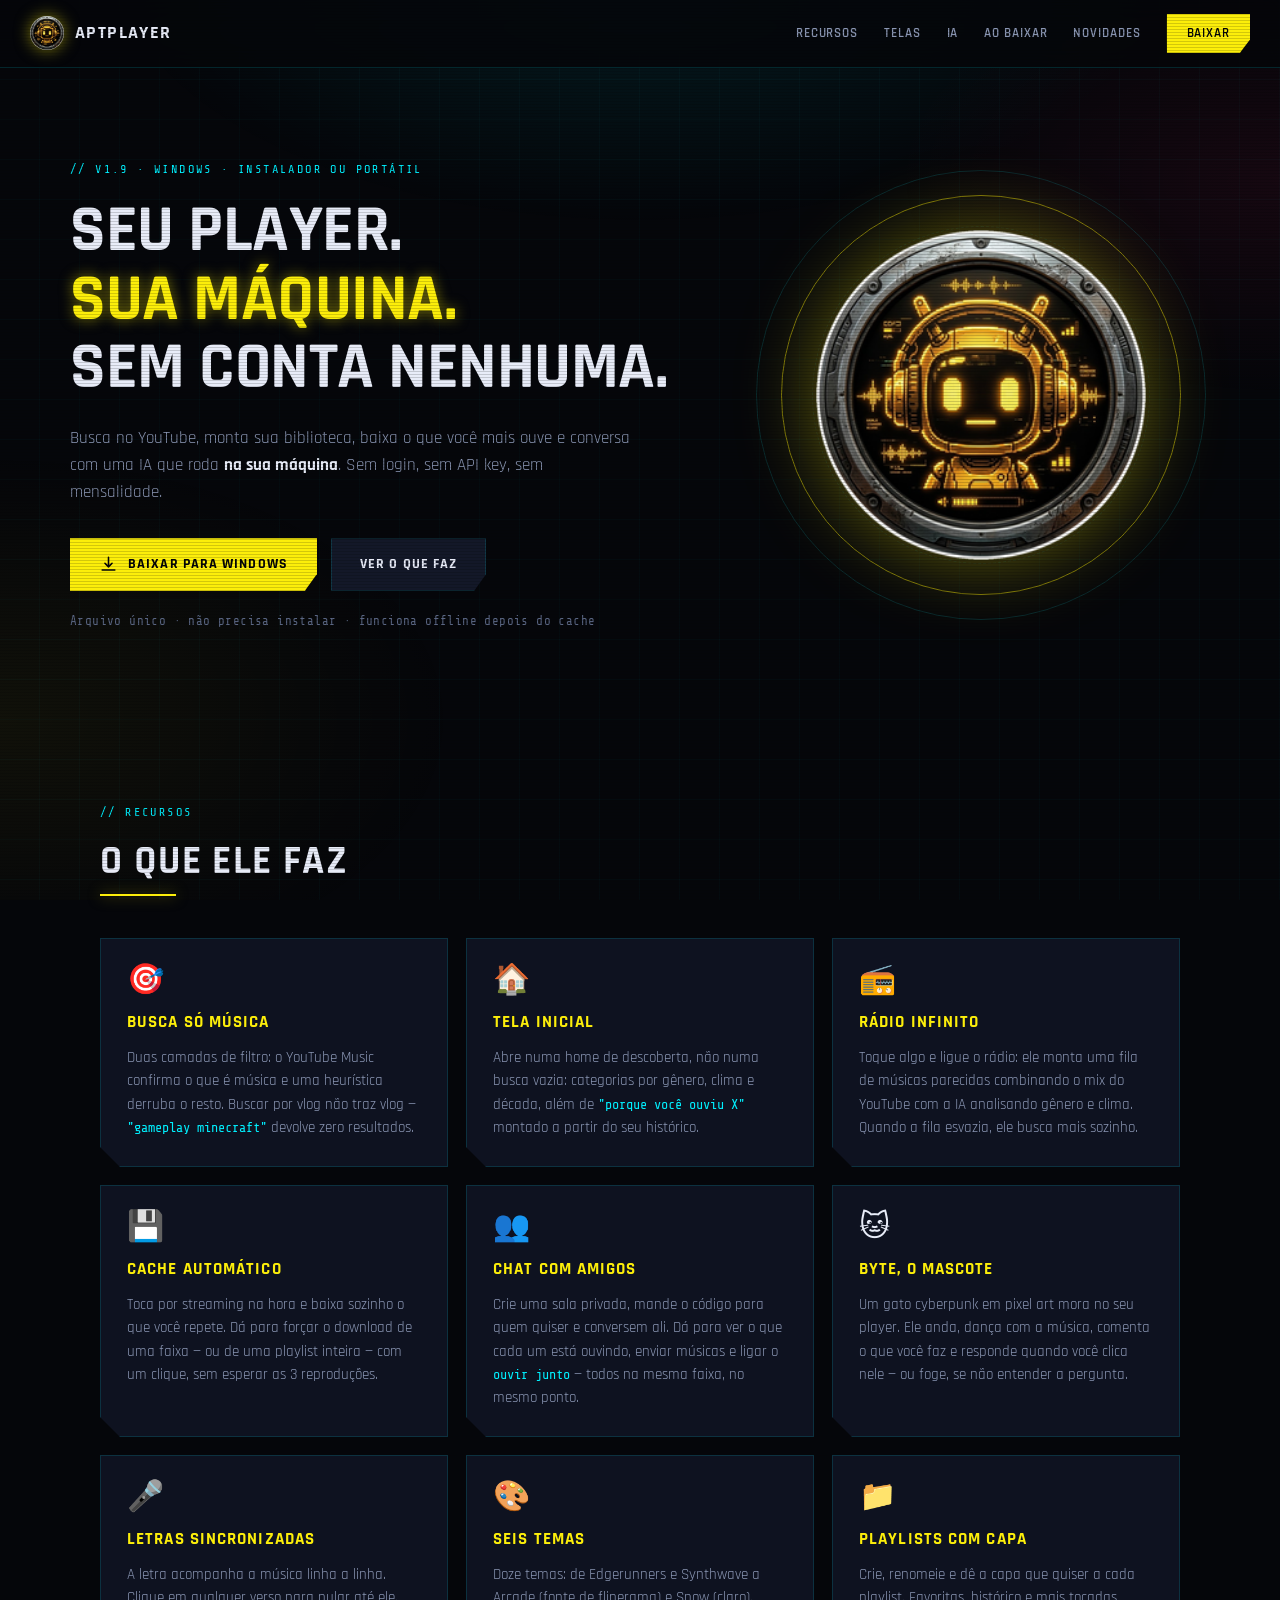
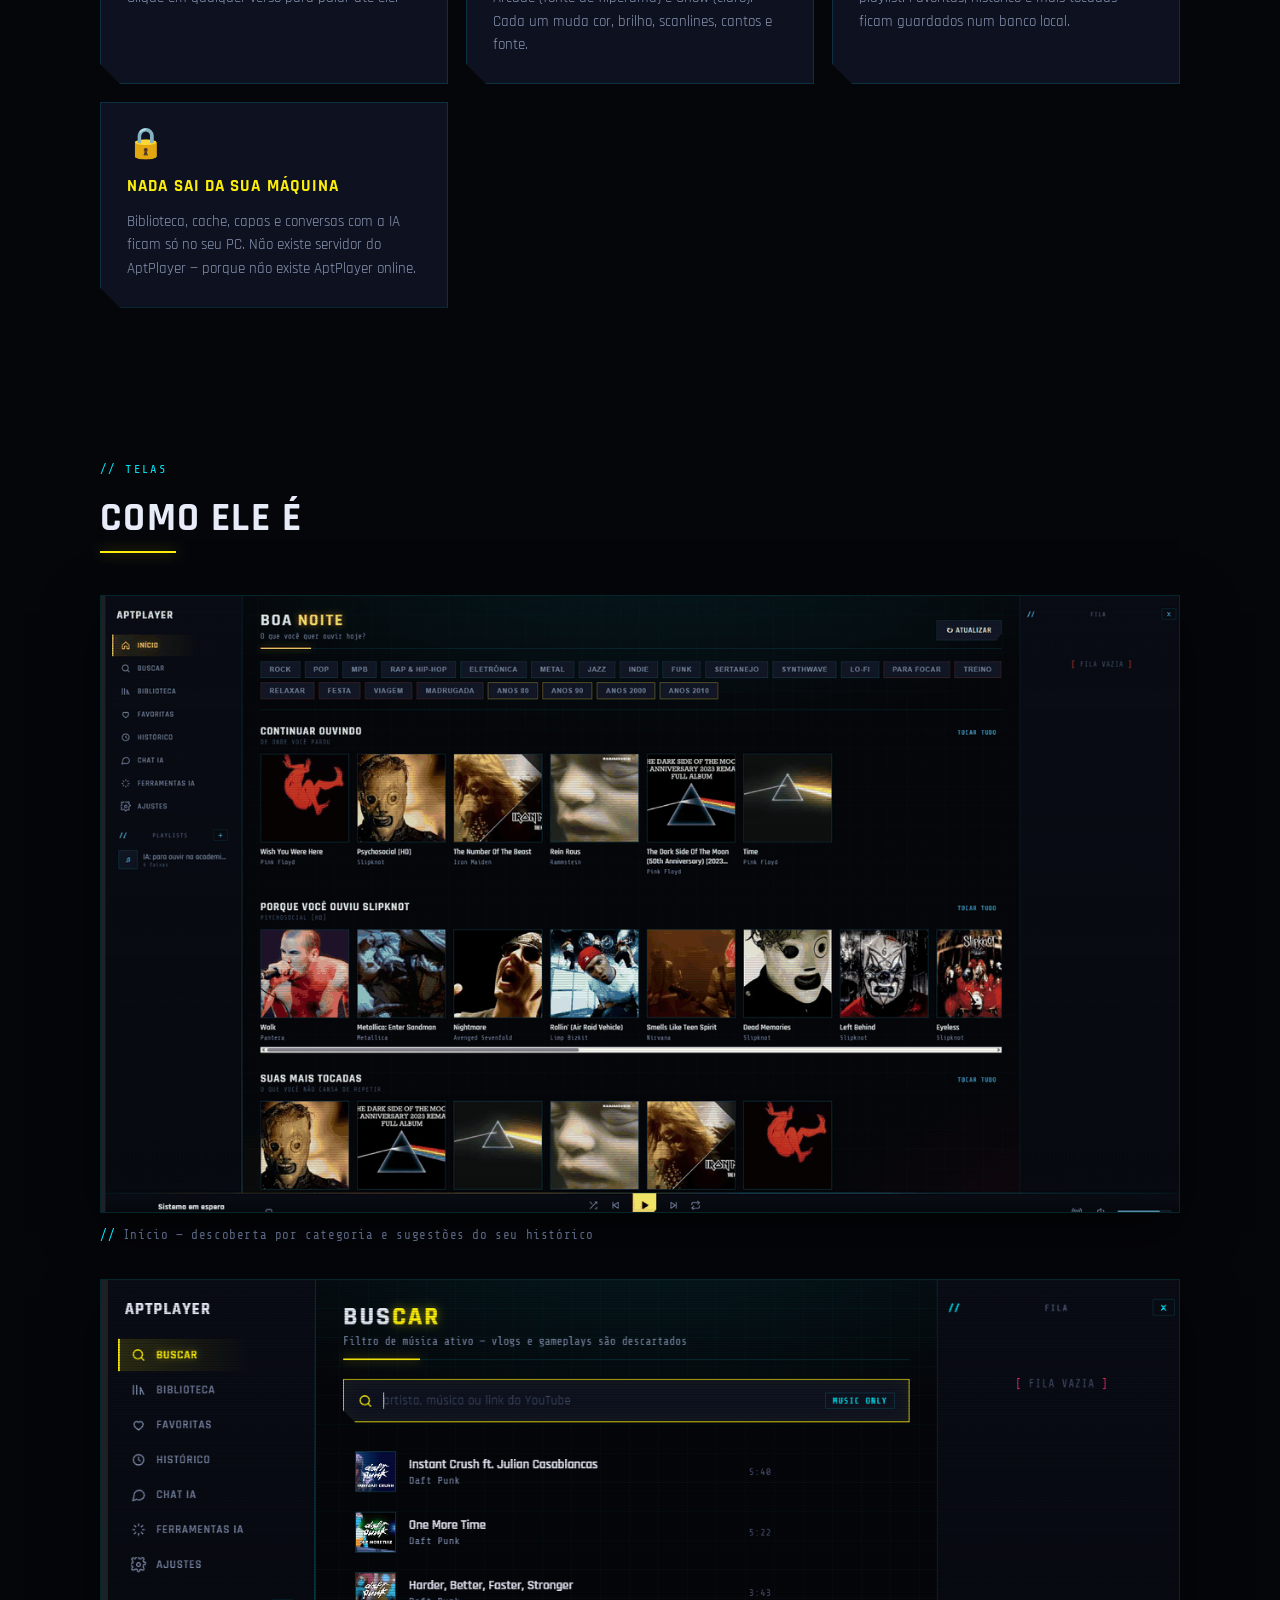
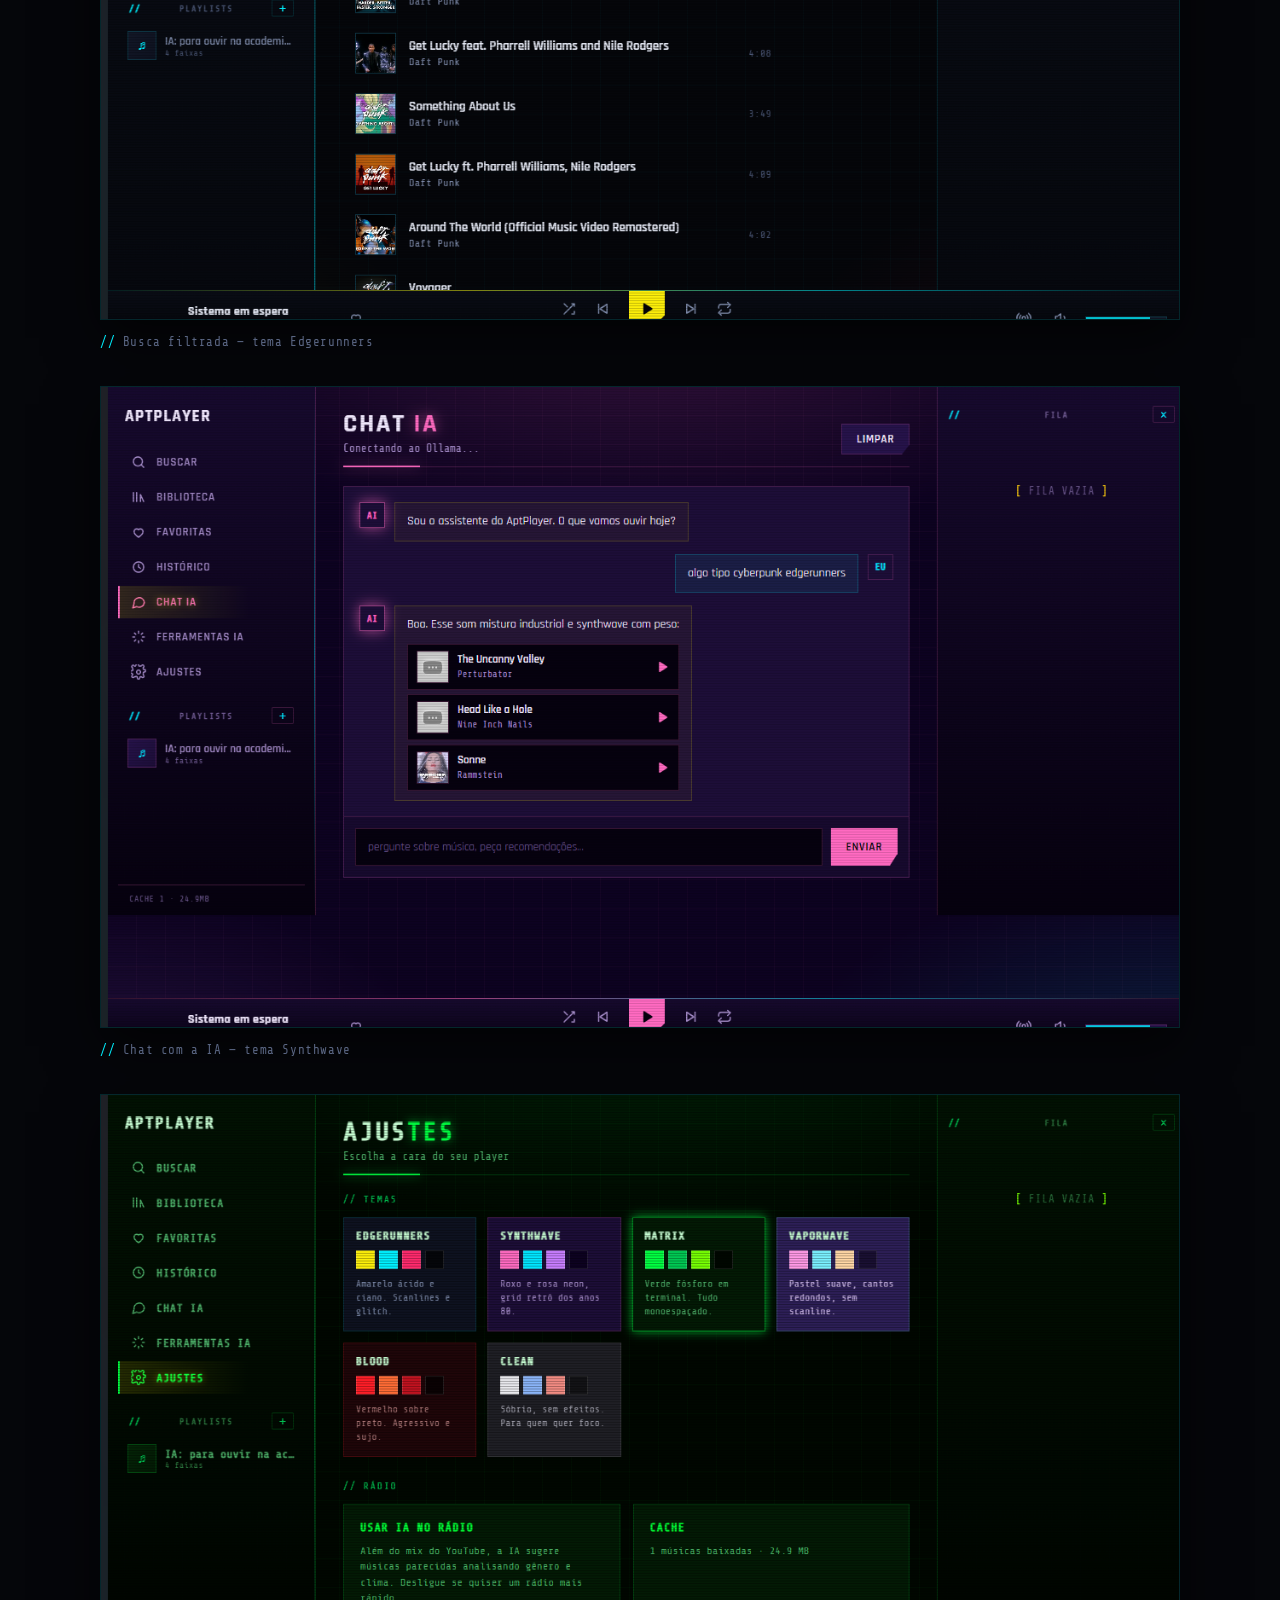
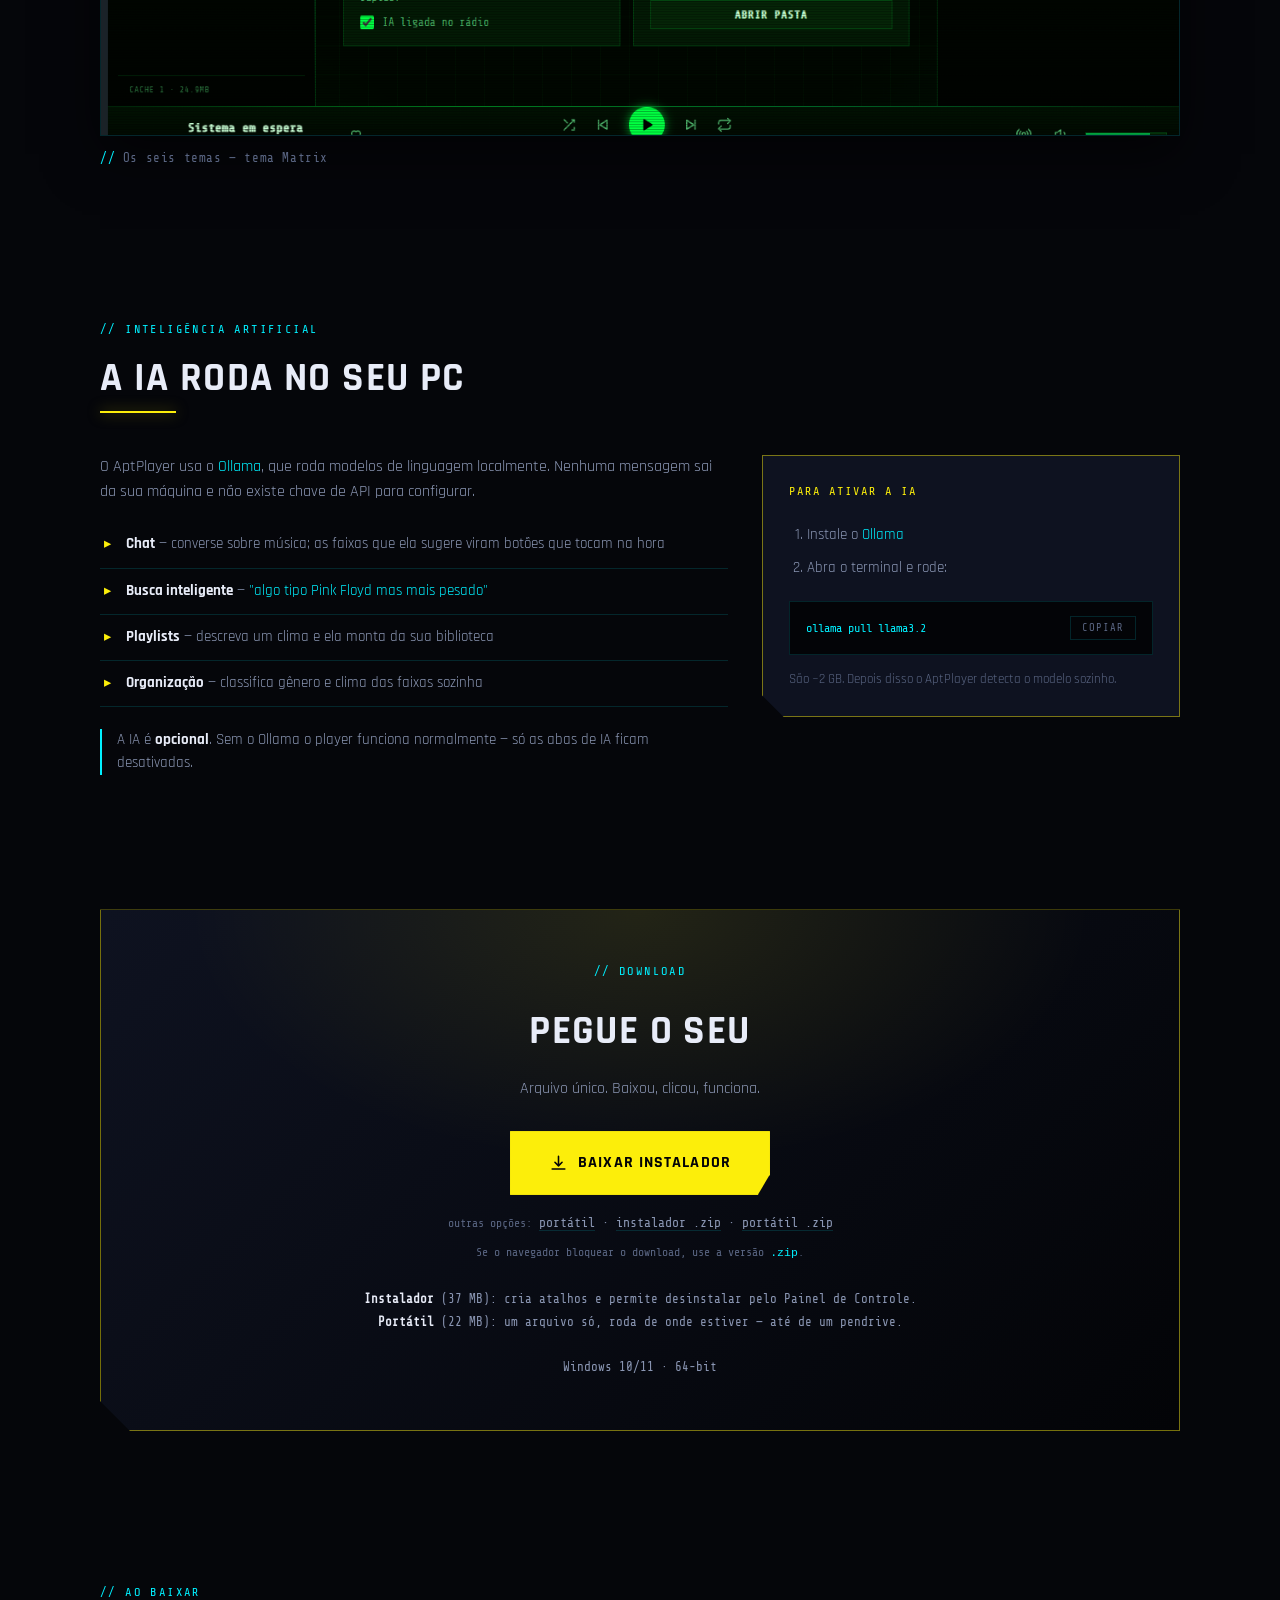
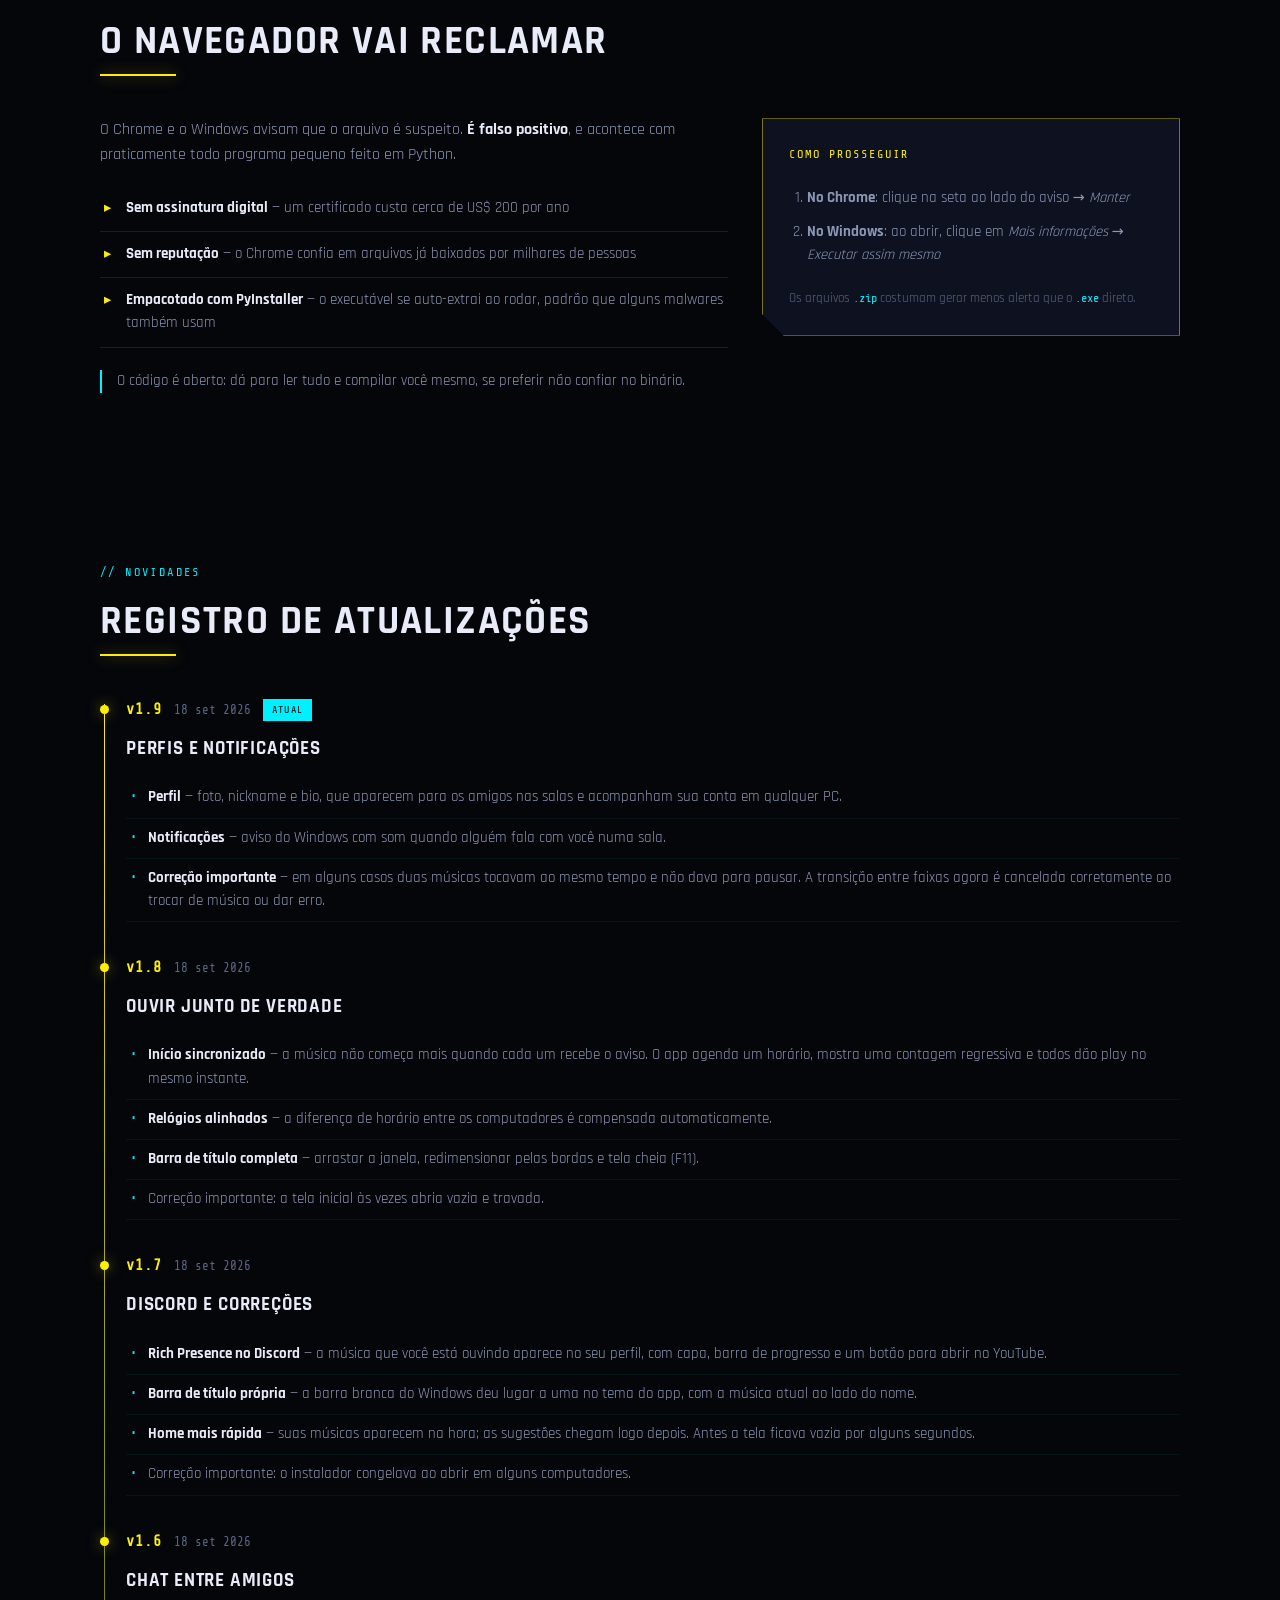
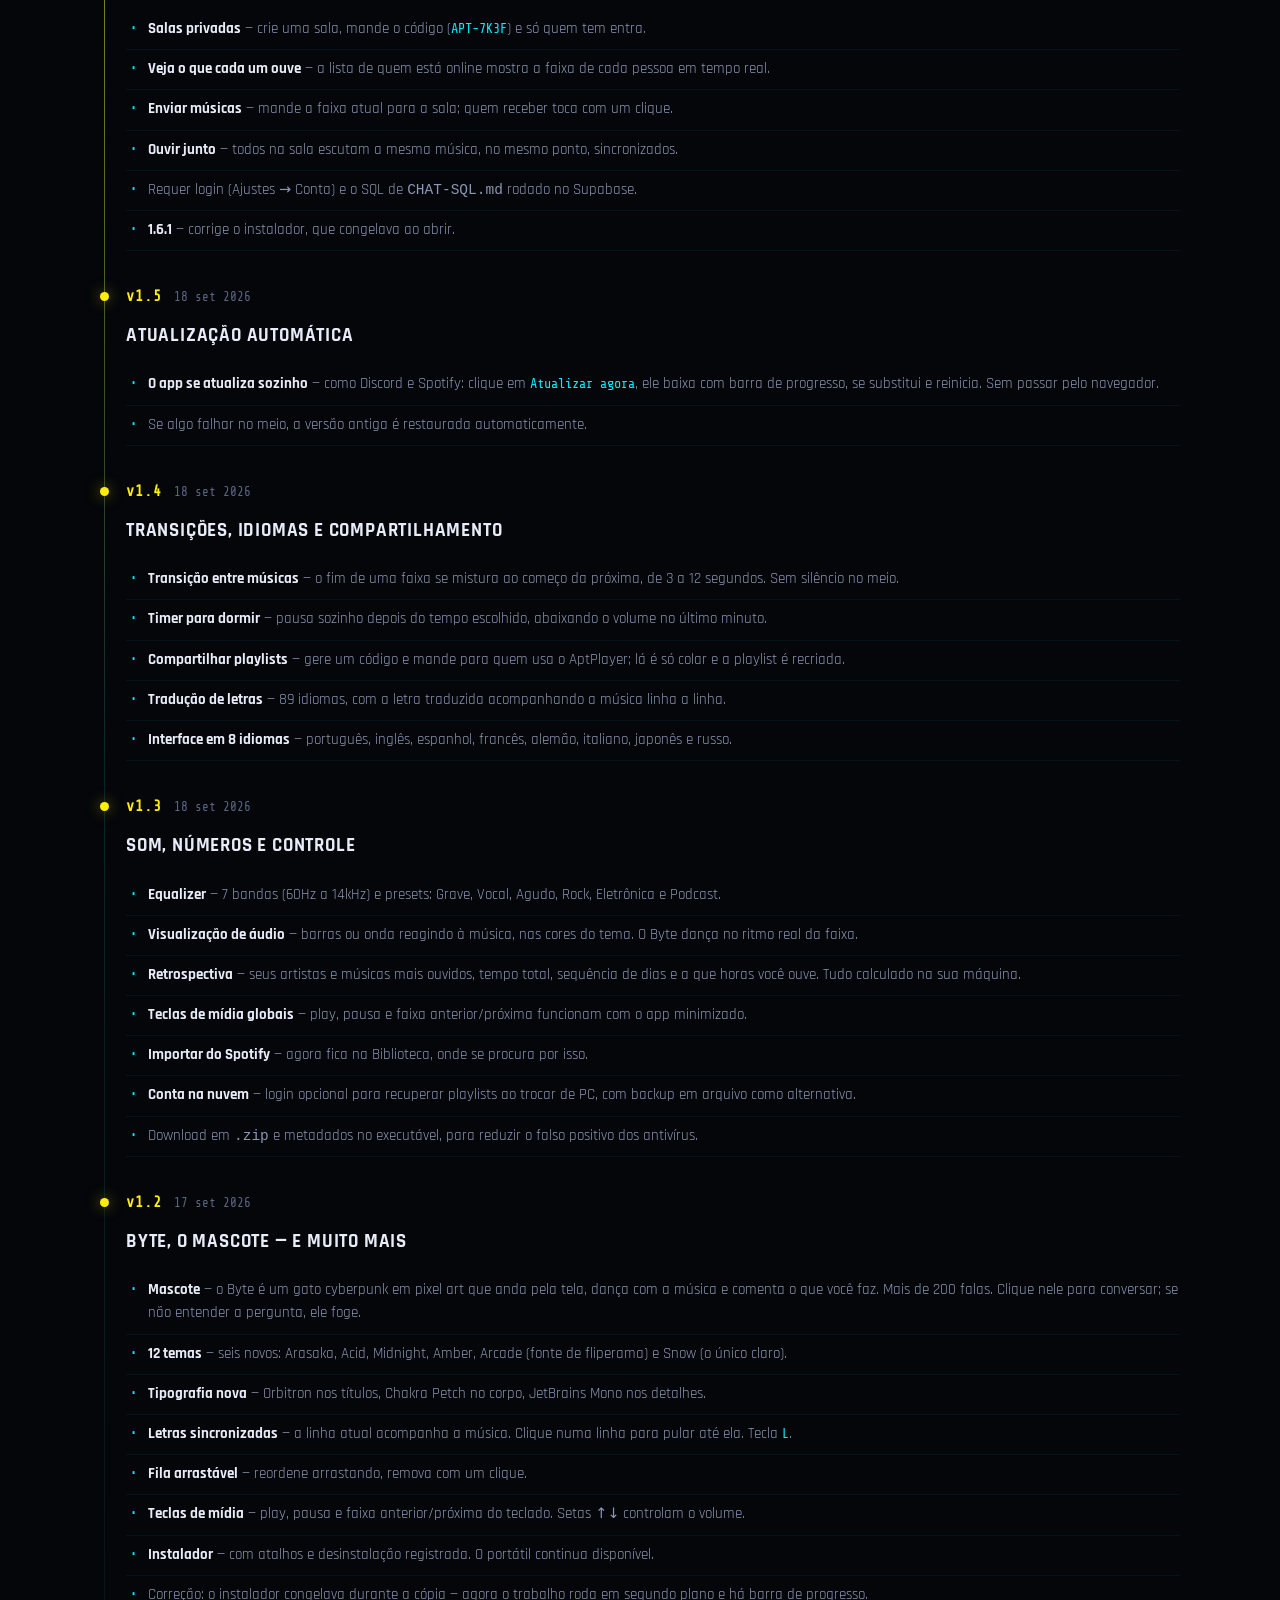
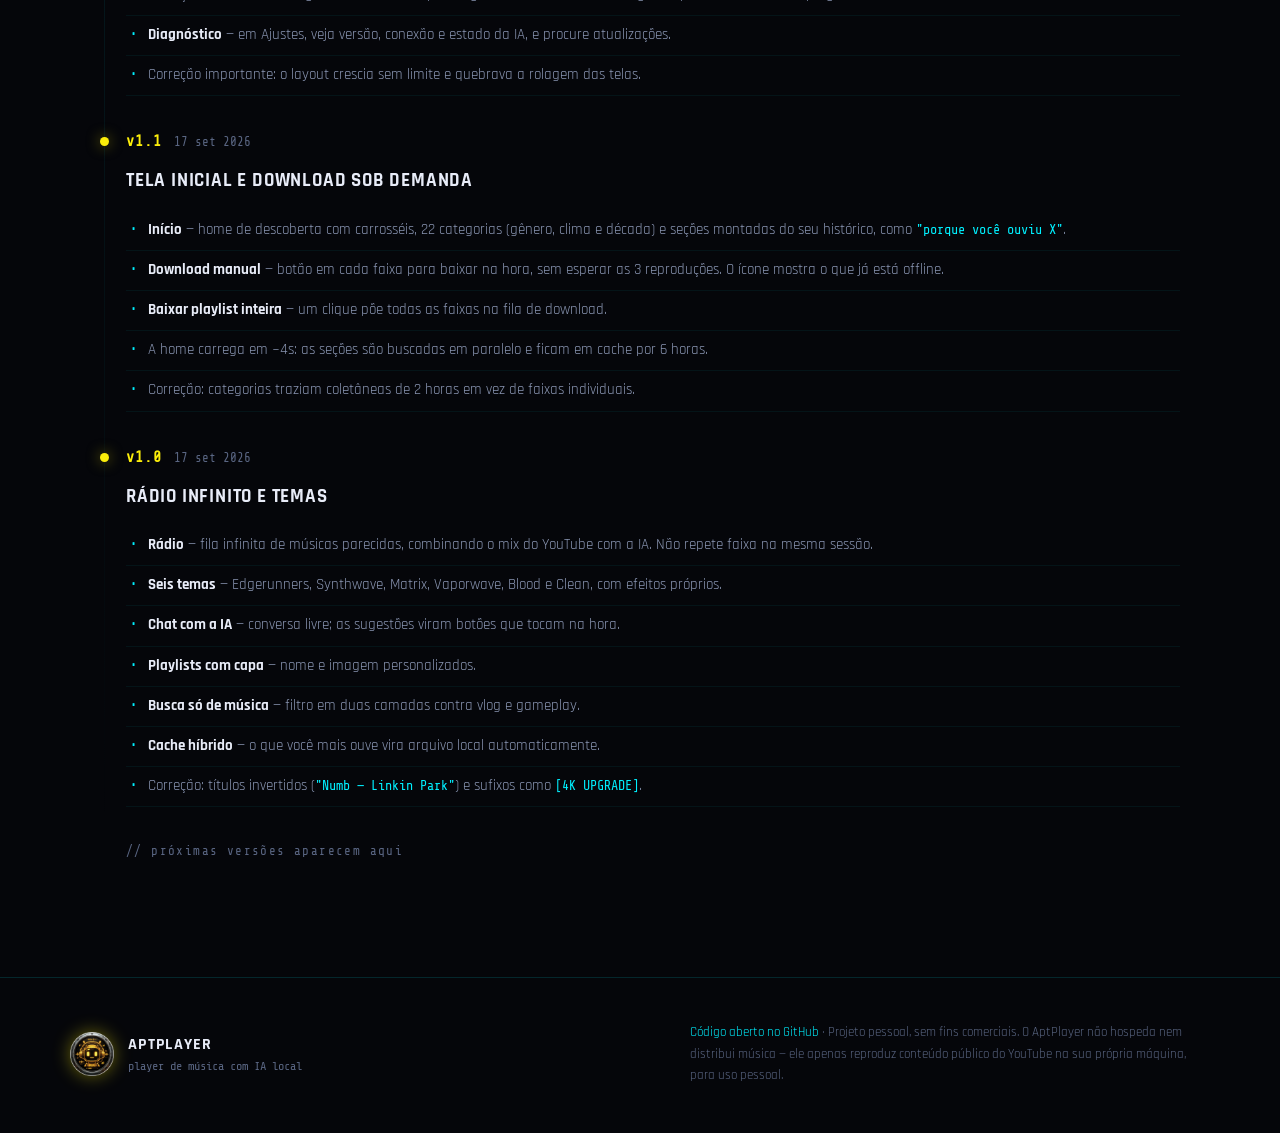
<file: docs/index.html>
<!DOCTYPE html>
<html lang="pt-BR">
<head>
<meta charset="UTF-8">
<meta name="viewport" content="width=device-width, initial-scale=1">
<title>AptPlayer — player de música com IA local</title>
<meta name="description" content="Player de música que busca no YouTube, guarda sua biblioteca offline e conversa com uma IA rodando na sua máquina. Sem conta, sem API key, sem mensalidade.">
<meta property="og:title" content="AptPlayer">
<meta property="og:description" content="Player de música com IA local. Sem conta, sem API key, sem mensalidade.">
<meta property="og:image" content="assets/icon.png">
<meta property="og:type" content="website">
<link rel="icon" href="assets/favicon.ico">
<link rel="preconnect" href="https://fonts.googleapis.com">
<link rel="preconnect" href="https://fonts.gstatic.com" crossorigin>
<link href="https://fonts.googleapis.com/css2?family=Rajdhani:wght@400;500;600;700&family=Share+Tech+Mono&display=swap" rel="stylesheet">
<link rel="stylesheet" href="style.css">
</head>
<body>

<div class="scanlines"></div>
<div class="grid-bg"></div>

<!-- ===== NAV ===== -->
<nav class="nav">
  <a class="nav-brand" href="#top">
    <img src="assets/icon.png" alt="">
    <span>AptPlayer</span>
  </a>
  <div class="nav-links">
    <a href="#recursos">Recursos</a>
    <a href="#telas">Telas</a>
    <a href="#ia">IA</a>
    <a href="#avisos">Ao baixar</a>
    <a href="#changelog">Novidades</a>
    <a class="nav-cta" href="https://github.com/betterdev11312/aptplayer/releases/download/v1.9.0/AptPlayer.exe" download>Baixar</a>
  </div>
</nav>

<!-- ===== HERO ===== -->
<header class="hero" id="top">
  <div class="hero-inner">
    <div class="hero-text">
      <div class="kicker">// v1.9 · Windows · instalador ou portátil</div>
      <h1>Seu player.<br><span class="hl">Sua máquina.</span><br>Sem conta nenhuma.</h1>
      <p class="lead">
        Busca no YouTube, monta sua biblioteca, baixa o que você mais ouve e
        conversa com uma IA que roda <strong>na sua máquina</strong>.
        Sem login, sem API key, sem mensalidade.
      </p>
      <div class="hero-actions">
        <a class="btn primary" href="https://github.com/betterdev11312/aptplayer/releases/download/v1.9.0/AptPlayer.exe" download>
          <svg viewBox="0 0 24 24"><path d="M12 3v12m0 0 4.5-4.5M12 15l-4.5-4.5M4 19h16"/></svg>
          Baixar para Windows
        </a>
        <a class="btn ghost" href="#recursos">Ver o que faz</a>
      </div>
      <div class="hero-meta">
        Arquivo único · não precisa instalar · funciona offline depois do cache
      </div>
    </div>

    <div class="hero-art">
      <img src="assets/icon.png" alt="Ícone do AptPlayer" class="hero-icon">
      <div class="hero-ring"></div>
    </div>
  </div>
</header>

<!-- ===== RECURSOS ===== -->
<section class="section" id="recursos">
  <div class="section-head">
    <div class="kicker">// Recursos</div>
    <h2>O que ele faz</h2>
  </div>

  <div class="cards">
    <article class="card">
      <div class="card-icon">🎯</div>
      <h3>Busca só música</h3>
      <p>
        Duas camadas de filtro: o YouTube Music confirma o que é música e uma
        heurística derruba o resto. Buscar por vlog não traz vlog —
        <em>"gameplay minecraft"</em> devolve zero resultados.
      </p>
    </article>

    <article class="card">
      <div class="card-icon">🏠</div>
      <h3>Tela inicial</h3>
      <p>
        Abre numa home de descoberta, não numa busca vazia: categorias por
        gênero, clima e década, além de <em>"porque você ouviu X"</em> montado
        a partir do seu histórico.
      </p>
    </article>

    <article class="card">
      <div class="card-icon">📻</div>
      <h3>Rádio infinito</h3>
      <p>
        Toque algo e ligue o rádio: ele monta uma fila de músicas parecidas
        combinando o mix do YouTube com a IA analisando gênero e clima.
        Quando a fila esvazia, ele busca mais sozinho.
      </p>
    </article>

    <article class="card">
      <div class="card-icon">💾</div>
      <h3>Cache automático</h3>
      <p>
        Toca por streaming na hora e baixa sozinho o que você repete. Dá para
        forçar o download de uma faixa — ou de uma playlist inteira — com um
        clique, sem esperar as 3 reproduções.
      </p>
    </article>

    <article class="card">
      <div class="card-icon">👥</div>
      <h3>Chat com amigos</h3>
      <p>
        Crie uma sala privada, mande o código para quem quiser e conversem
        ali. Dá para ver o que cada um está ouvindo, enviar músicas e ligar o
        <em>ouvir junto</em> — todos na mesma faixa, no mesmo ponto.
      </p>
    </article>

    <article class="card">
      <div class="card-icon">🐱</div>
      <h3>Byte, o mascote</h3>
      <p>
        Um gato cyberpunk em pixel art mora no seu player. Ele anda, dança com
        a música, comenta o que você faz e responde quando você clica nele —
        ou foge, se não entender a pergunta.
      </p>
    </article>

    <article class="card">
      <div class="card-icon">🎤</div>
      <h3>Letras sincronizadas</h3>
      <p>
        A letra acompanha a música linha a linha. Clique em qualquer verso
        para pular até ele.
      </p>
    </article>

    <article class="card">
      <div class="card-icon">🎨</div>
      <h3>Seis temas</h3>
      <p>
        Doze temas: de Edgerunners e Synthwave a Arcade (fonte de fliperama)
        e Snow (claro). Cada um muda cor, brilho, scanlines, cantos e fonte.
      </p>
    </article>

    <article class="card">
      <div class="card-icon">📁</div>
      <h3>Playlists com capa</h3>
      <p>
        Crie, renomeie e dê a capa que quiser a cada playlist. Favoritas,
        histórico e mais tocadas ficam guardados num banco local.
      </p>
    </article>

    <article class="card">
      <div class="card-icon">🔒</div>
      <h3>Nada sai da sua máquina</h3>
      <p>
        Biblioteca, cache, capas e conversas com a IA ficam só no seu PC.
        Não existe servidor do AptPlayer — porque não existe AptPlayer online.
      </p>
    </article>
  </div>
</section>

<!-- ===== TELAS ===== -->
<section class="section" id="telas">
  <div class="section-head">
    <div class="kicker">// Telas</div>
    <h2>Como ele é</h2>
  </div>

  <div class="shots">
    <figure class="shot">
      <img src="assets/shot-home.png" alt="Tela inicial do AptPlayer" loading="lazy">
      <figcaption>Início — descoberta por categoria e sugestões do seu histórico</figcaption>
    </figure>
    <figure class="shot">
      <img src="assets/shot-search.png" alt="Tela de busca do AptPlayer" loading="lazy">
      <figcaption>Busca filtrada — tema Edgerunners</figcaption>
    </figure>
    <figure class="shot">
      <img src="assets/shot-chat.png" alt="Chat com a IA" loading="lazy">
      <figcaption>Chat com a IA — tema Synthwave</figcaption>
    </figure>
    <figure class="shot">
      <img src="assets/shot-themes.png" alt="Seletor de temas" loading="lazy">
      <figcaption>Os seis temas — tema Matrix</figcaption>
    </figure>
  </div>
</section>

<!-- ===== IA ===== -->
<section class="section" id="ia">
  <div class="section-head">
    <div class="kicker">// Inteligência artificial</div>
    <h2>A IA roda no seu PC</h2>
  </div>

  <div class="split">
    <div class="split-text">
      <p>
        O AptPlayer usa o <a href="https://ollama.com" target="_blank" rel="noopener">Ollama</a>,
        que roda modelos de linguagem localmente. Nenhuma mensagem sai da sua
        máquina e não existe chave de API para configurar.
      </p>
      <ul class="feature-list">
        <li><strong>Chat</strong> — converse sobre música; as faixas que ela sugere viram botões que tocam na hora</li>
        <li><strong>Busca inteligente</strong> — <em>"algo tipo Pink Floyd mas mais pesado"</em></li>
        <li><strong>Playlists</strong> — descreva um clima e ela monta da sua biblioteca</li>
        <li><strong>Organização</strong> — classifica gênero e clima das faixas sozinha</li>
      </ul>
      <p class="note">
        A IA é <strong>opcional</strong>. Sem o Ollama o player funciona normalmente —
        só as abas de IA ficam desativadas.
      </p>
    </div>

    <div class="split-box">
      <div class="box-title">Para ativar a IA</div>
      <ol class="steps">
        <li>Instale o <a href="https://ollama.com" target="_blank" rel="noopener">Ollama</a></li>
        <li>Abra o terminal e rode:</li>
      </ol>
      <div class="code">
        <code>ollama pull llama3.2</code>
        <button class="copy" data-copy="ollama pull llama3.2" title="Copiar">copiar</button>
      </div>
      <p class="box-note">
        São ~2 GB. Depois disso o AptPlayer detecta o modelo sozinho.
      </p>
    </div>
  </div>
</section>

<!-- ===== DOWNLOAD ===== -->
<section class="section download" id="download">
  <div class="dl-box">
    <div class="kicker">// Download</div>
    <h2>Pegue o seu</h2>
    <p>Arquivo único. Baixou, clicou, funciona.</p>
    <a class="btn primary big" href="https://github.com/betterdev11312/aptplayer/releases/download/v1.9.0/AptPlayer-Setup.exe" download>
      <svg viewBox="0 0 24 24"><path d="M12 3v12m0 0 4.5-4.5M12 15l-4.5-4.5M4 19h16"/></svg>
      Baixar instalador
    </a>
    <div class="dl-alt">
      <span>outras opções:</span>
      <a href="https://github.com/betterdev11312/aptplayer/releases/download/v1.9.0/AptPlayer.exe" download>portátil</a> ·
      <a href="https://github.com/betterdev11312/aptplayer/releases/download/v1.9.0/AptPlayer-Setup.zip" download>instalador .zip</a> ·
      <a href="https://github.com/betterdev11312/aptplayer/releases/download/v1.9.0/AptPlayer.zip" download>portátil .zip</a>
      <div class="dl-zip-hint">
        Se o navegador bloquear o download, use a versão <code>.zip</code>.
      </div>
    </div>
    <div class="dl-meta">
      <strong>Instalador</strong> (37 MB): cria atalhos e permite desinstalar
      pelo Painel de Controle.<br>
      <strong>Portátil</strong> (22 MB): um arquivo só, roda de onde estiver —
      até de um pendrive.<br><br>
      Windows 10/11 · 64-bit
    </div>
  </div>
</section>

<!-- ===== AVISOS ===== -->
<section class="section" id="avisos">
  <div class="section-head">
    <div class="kicker">// Ao baixar</div>
    <h2>O navegador vai reclamar</h2>
  </div>

  <div class="split">
    <div class="split-text">
      <p>
        O Chrome e o Windows avisam que o arquivo é suspeito. <strong>É falso
        positivo</strong>, e acontece com praticamente todo programa pequeno
        feito em Python.
      </p>
      <ul class="feature-list">
        <li><strong>Sem assinatura digital</strong> — um certificado custa cerca de US$ 200 por ano</li>
        <li><strong>Sem reputação</strong> — o Chrome confia em arquivos já baixados por milhares de pessoas</li>
        <li><strong>Empacotado com PyInstaller</strong> — o executável se auto-extrai ao rodar, padrão que alguns malwares também usam</li>
      </ul>
      <p class="note">
        O código é aberto: dá para ler tudo e compilar você mesmo, se preferir
        não confiar no binário.
      </p>
    </div>

    <div class="split-box">
      <div class="box-title">Como prosseguir</div>
      <ol class="steps">
        <li><strong>No Chrome</strong>: clique na seta ao lado do aviso →
            <em>Manter</em></li>
        <li><strong>No Windows</strong>: ao abrir, clique em
            <em>Mais informações</em> → <em>Executar assim mesmo</em></li>
      </ol>
      <p class="box-note">
        Os arquivos <code>.zip</code> costumam gerar menos alerta que o
        <code>.exe</code> direto.
      </p>
    </div>
  </div>
</section>

<!-- ===== CHANGELOG ===== -->
<section class="section" id="changelog">
  <div class="section-head">
    <div class="kicker">// Novidades</div>
    <h2>Registro de atualizações</h2>
  </div>

  <div class="timeline">

    <article class="entry">
      <div class="entry-mark"></div>
      <div class="entry-body">
        <div class="entry-head">
          <span class="version">v1.9</span>
          <span class="date">18 set 2026</span>
          <span class="badge-new">atual</span>
        </div>
        <h3>Perfis e notificações</h3>
        <ul>
          <li><strong>Perfil</strong> — foto, nickname e bio, que aparecem para os amigos nas salas e acompanham sua conta em qualquer PC.</li>
          <li><strong>Notificações</strong> — aviso do Windows com som quando alguém fala com você numa sala.</li>
          <li><strong>Correção importante</strong> — em alguns casos duas músicas tocavam ao mesmo tempo e não dava para pausar. A transição entre faixas agora é cancelada corretamente ao trocar de música ou dar erro.</li>
        </ul>
      </div>
    </article>

    <article class="entry">
      <div class="entry-mark"></div>
      <div class="entry-body">
        <div class="entry-head">
          <span class="version">v1.8</span>
          <span class="date">18 set 2026</span>
        </div>
        <h3>Ouvir junto de verdade</h3>
        <ul>
          <li><strong>Início sincronizado</strong> — a música não começa mais quando cada um recebe o aviso. O app agenda um horário, mostra uma contagem regressiva e todos dão play no mesmo instante.</li>
          <li><strong>Relógios alinhados</strong> — a diferença de horário entre os computadores é compensada automaticamente.</li>
          <li><strong>Barra de título completa</strong> — arrastar a janela, redimensionar pelas bordas e tela cheia (F11).</li>
          <li>Correção importante: a tela inicial às vezes abria vazia e travada.</li>
        </ul>
      </div>
    </article>

    <article class="entry">
      <div class="entry-mark"></div>
      <div class="entry-body">
        <div class="entry-head">
          <span class="version">v1.7</span>
          <span class="date">18 set 2026</span>
        </div>
        <h3>Discord e correções</h3>
        <ul>
          <li><strong>Rich Presence no Discord</strong> — a música que você está ouvindo aparece no seu perfil, com capa, barra de progresso e um botão para abrir no YouTube.</li>
          <li><strong>Barra de título própria</strong> — a barra branca do Windows deu lugar a uma no tema do app, com a música atual ao lado do nome.</li>
          <li><strong>Home mais rápida</strong> — suas músicas aparecem na hora; as sugestões chegam logo depois. Antes a tela ficava vazia por alguns segundos.</li>
          <li>Correção importante: o instalador congelava ao abrir em alguns computadores.</li>
        </ul>
      </div>
    </article>

    <article class="entry">
      <div class="entry-mark"></div>
      <div class="entry-body">
        <div class="entry-head">
          <span class="version">v1.6</span>
          <span class="date">18 set 2026</span>
        </div>
        <h3>Chat entre amigos</h3>
        <ul>
          <li><strong>Salas privadas</strong> — crie uma sala, mande o código (<em>APT-7K3F</em>) e só quem tem entra.</li>
          <li><strong>Veja o que cada um ouve</strong> — a lista de quem está online mostra a faixa de cada pessoa em tempo real.</li>
          <li><strong>Enviar músicas</strong> — mande a faixa atual para a sala; quem receber toca com um clique.</li>
          <li><strong>Ouvir junto</strong> — todos na sala escutam a mesma música, no mesmo ponto, sincronizados.</li>
          <li>Requer login (Ajustes → Conta) e o SQL de <code>CHAT-SQL.md</code> rodado no Supabase.</li>
          <li><strong>1.6.1</strong> — corrige o instalador, que congelava ao abrir.</li>
        </ul>
      </div>
    </article>

    <article class="entry">
      <div class="entry-mark"></div>
      <div class="entry-body">
        <div class="entry-head">
          <span class="version">v1.5</span>
          <span class="date">18 set 2026</span>
        </div>
        <h3>Atualização automática</h3>
        <ul>
          <li><strong>O app se atualiza sozinho</strong> — como Discord e Spotify: clique em <em>Atualizar agora</em>, ele baixa com barra de progresso, se substitui e reinicia. Sem passar pelo navegador.</li>
          <li>Se algo falhar no meio, a versão antiga é restaurada automaticamente.</li>
        </ul>
      </div>
    </article>

    <article class="entry">
      <div class="entry-mark"></div>
      <div class="entry-body">
        <div class="entry-head">
          <span class="version">v1.4</span>
          <span class="date">18 set 2026</span>
        </div>
        <h3>Transições, idiomas e compartilhamento</h3>
        <ul>
          <li><strong>Transição entre músicas</strong> — o fim de uma faixa se mistura ao começo da próxima, de 3 a 12 segundos. Sem silêncio no meio.</li>
          <li><strong>Timer para dormir</strong> — pausa sozinho depois do tempo escolhido, abaixando o volume no último minuto.</li>
          <li><strong>Compartilhar playlists</strong> — gere um código e mande para quem usa o AptPlayer; lá é só colar e a playlist é recriada.</li>
          <li><strong>Tradução de letras</strong> — 89 idiomas, com a letra traduzida acompanhando a música linha a linha.</li>
          <li><strong>Interface em 8 idiomas</strong> — português, inglês, espanhol, francês, alemão, italiano, japonês e russo.</li>
        </ul>
      </div>
    </article>

    <article class="entry">
      <div class="entry-mark"></div>
      <div class="entry-body">
        <div class="entry-head">
          <span class="version">v1.3</span>
          <span class="date">18 set 2026</span>
        </div>
        <h3>Som, números e controle</h3>
        <ul>
          <li><strong>Equalizer</strong> — 7 bandas (60Hz a 14kHz) e presets: Grave, Vocal, Agudo, Rock, Eletrônica e Podcast.</li>
          <li><strong>Visualização de áudio</strong> — barras ou onda reagindo à música, nas cores do tema. O Byte dança no ritmo real da faixa.</li>
          <li><strong>Retrospectiva</strong> — seus artistas e músicas mais ouvidos, tempo total, sequência de dias e a que horas você ouve. Tudo calculado na sua máquina.</li>
          <li><strong>Teclas de mídia globais</strong> — play, pausa e faixa anterior/próxima funcionam com o app minimizado.</li>
          <li><strong>Importar do Spotify</strong> — agora fica na Biblioteca, onde se procura por isso.</li>
          <li><strong>Conta na nuvem</strong> — login opcional para recuperar playlists ao trocar de PC, com backup em arquivo como alternativa.</li>
          <li>Download em <code>.zip</code> e metadados no executável, para reduzir o falso positivo dos antivírus.</li>
        </ul>
      </div>
    </article>

    <article class="entry">
      <div class="entry-mark"></div>
      <div class="entry-body">
        <div class="entry-head">
          <span class="version">v1.2</span>
          <span class="date">17 set 2026</span>
        </div>
        <h3>Byte, o mascote — e muito mais</h3>
        <ul>
          <li><strong>Mascote</strong> — o Byte é um gato cyberpunk em pixel art que anda pela tela, dança com a música e comenta o que você faz. Mais de 200 falas. Clique nele para conversar; se não entender a pergunta, ele foge.</li>
          <li><strong>12 temas</strong> — seis novos: Arasaka, Acid, Midnight, Amber, Arcade (fonte de fliperama) e Snow (o único claro).</li>
          <li><strong>Tipografia nova</strong> — Orbitron nos títulos, Chakra Petch no corpo, JetBrains Mono nos detalhes.</li>
          <li><strong>Letras sincronizadas</strong> — a linha atual acompanha a música. Clique numa linha para pular até ela. Tecla <em>L</em>.</li>
          <li><strong>Fila arrastável</strong> — reordene arrastando, remova com um clique.</li>
          <li><strong>Teclas de mídia</strong> — play, pausa e faixa anterior/próxima do teclado. Setas ↑↓ controlam o volume.</li>
          <li><strong>Instalador</strong> — com atalhos e desinstalação registrada. O portátil continua disponível.</li>
          <li>Correção: o instalador congelava durante a cópia — agora o trabalho roda em segundo plano e há barra de progresso.</li>
          <li><strong>Diagnóstico</strong> — em Ajustes, veja versão, conexão e estado da IA, e procure atualizações.</li>
          <li>Correção importante: o layout crescia sem limite e quebrava a rolagem das telas.</li>
        </ul>
      </div>
    </article>

    <article class="entry">
      <div class="entry-mark"></div>
      <div class="entry-body">
        <div class="entry-head">
          <span class="version">v1.1</span>
          <span class="date">17 set 2026</span>
        </div>
        <h3>Tela inicial e download sob demanda</h3>
        <ul>
          <li><strong>Início</strong> — home de descoberta com carrosséis, 22 categorias (gênero, clima e década) e seções montadas do seu histórico, como <em>"porque você ouviu X"</em>.</li>
          <li><strong>Download manual</strong> — botão em cada faixa para baixar na hora, sem esperar as 3 reproduções. O ícone mostra o que já está offline.</li>
          <li><strong>Baixar playlist inteira</strong> — um clique põe todas as faixas na fila de download.</li>
          <li>A home carrega em ~4s: as seções são buscadas em paralelo e ficam em cache por 6 horas.</li>
          <li>Correção: categorias traziam coletâneas de 2 horas em vez de faixas individuais.</li>
        </ul>
      </div>
    </article>

    <article class="entry">
      <div class="entry-mark"></div>
      <div class="entry-body">
        <div class="entry-head">
          <span class="version">v1.0</span>
          <span class="date">17 set 2026</span>
        </div>
        <h3>Rádio infinito e temas</h3>
        <ul>
          <li><strong>Rádio</strong> — fila infinita de músicas parecidas, combinando o mix do YouTube com a IA. Não repete faixa na mesma sessão.</li>
          <li><strong>Seis temas</strong> — Edgerunners, Synthwave, Matrix, Vaporwave, Blood e Clean, com efeitos próprios.</li>
          <li><strong>Chat com a IA</strong> — conversa livre; as sugestões viram botões que tocam na hora.</li>
          <li><strong>Playlists com capa</strong> — nome e imagem personalizados.</li>
          <li><strong>Busca só de música</strong> — filtro em duas camadas contra vlog e gameplay.</li>
          <li><strong>Cache híbrido</strong> — o que você mais ouve vira arquivo local automaticamente.</li>
          <li>Correção: títulos invertidos (<em>"Numb — Linkin Park"</em>) e sufixos como <em>[4K UPGRADE]</em>.</li>
        </ul>
      </div>
    </article>

  </div>

  <p class="soon">// próximas versões aparecem aqui</p>
</section>

<!-- ===== FOOTER ===== -->
<footer class="footer">
  <div class="footer-inner">
    <div class="footer-brand">
      <img src="assets/icon.png" alt="">
      <div>
        <div class="footer-name">AptPlayer</div>
        <div class="footer-tag">player de música com IA local</div>
      </div>
    </div>
    <p class="footer-note">
      <a href="https://github.com/betterdev11312/aptplayer" target="_blank" rel="noopener">Código aberto no GitHub</a> ·

      Projeto pessoal, sem fins comerciais. O AptPlayer não hospeda nem
      distribui música — ele apenas reproduz conteúdo público do YouTube na
      sua própria máquina, para uso pessoal.
    </p>
  </div>
</footer>

<script src="script.js"></script>
</body>
</html>
</file>
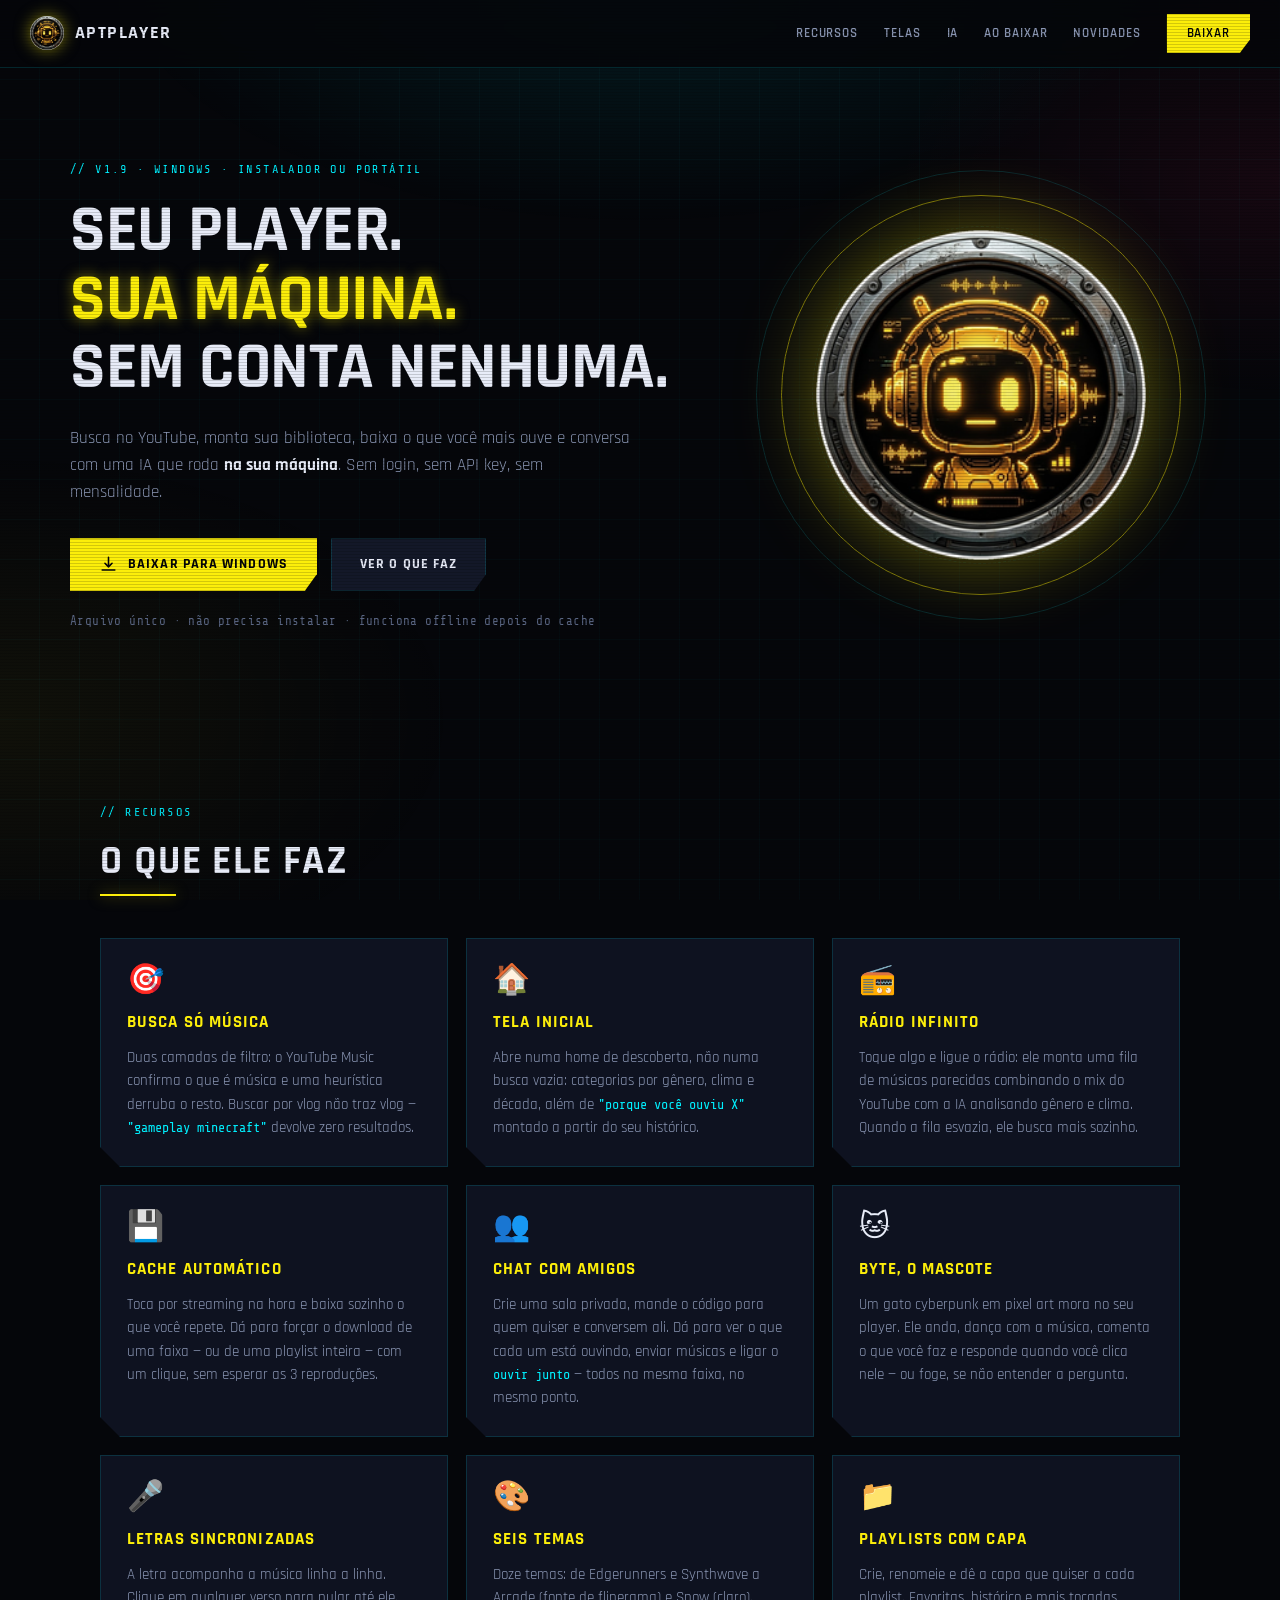
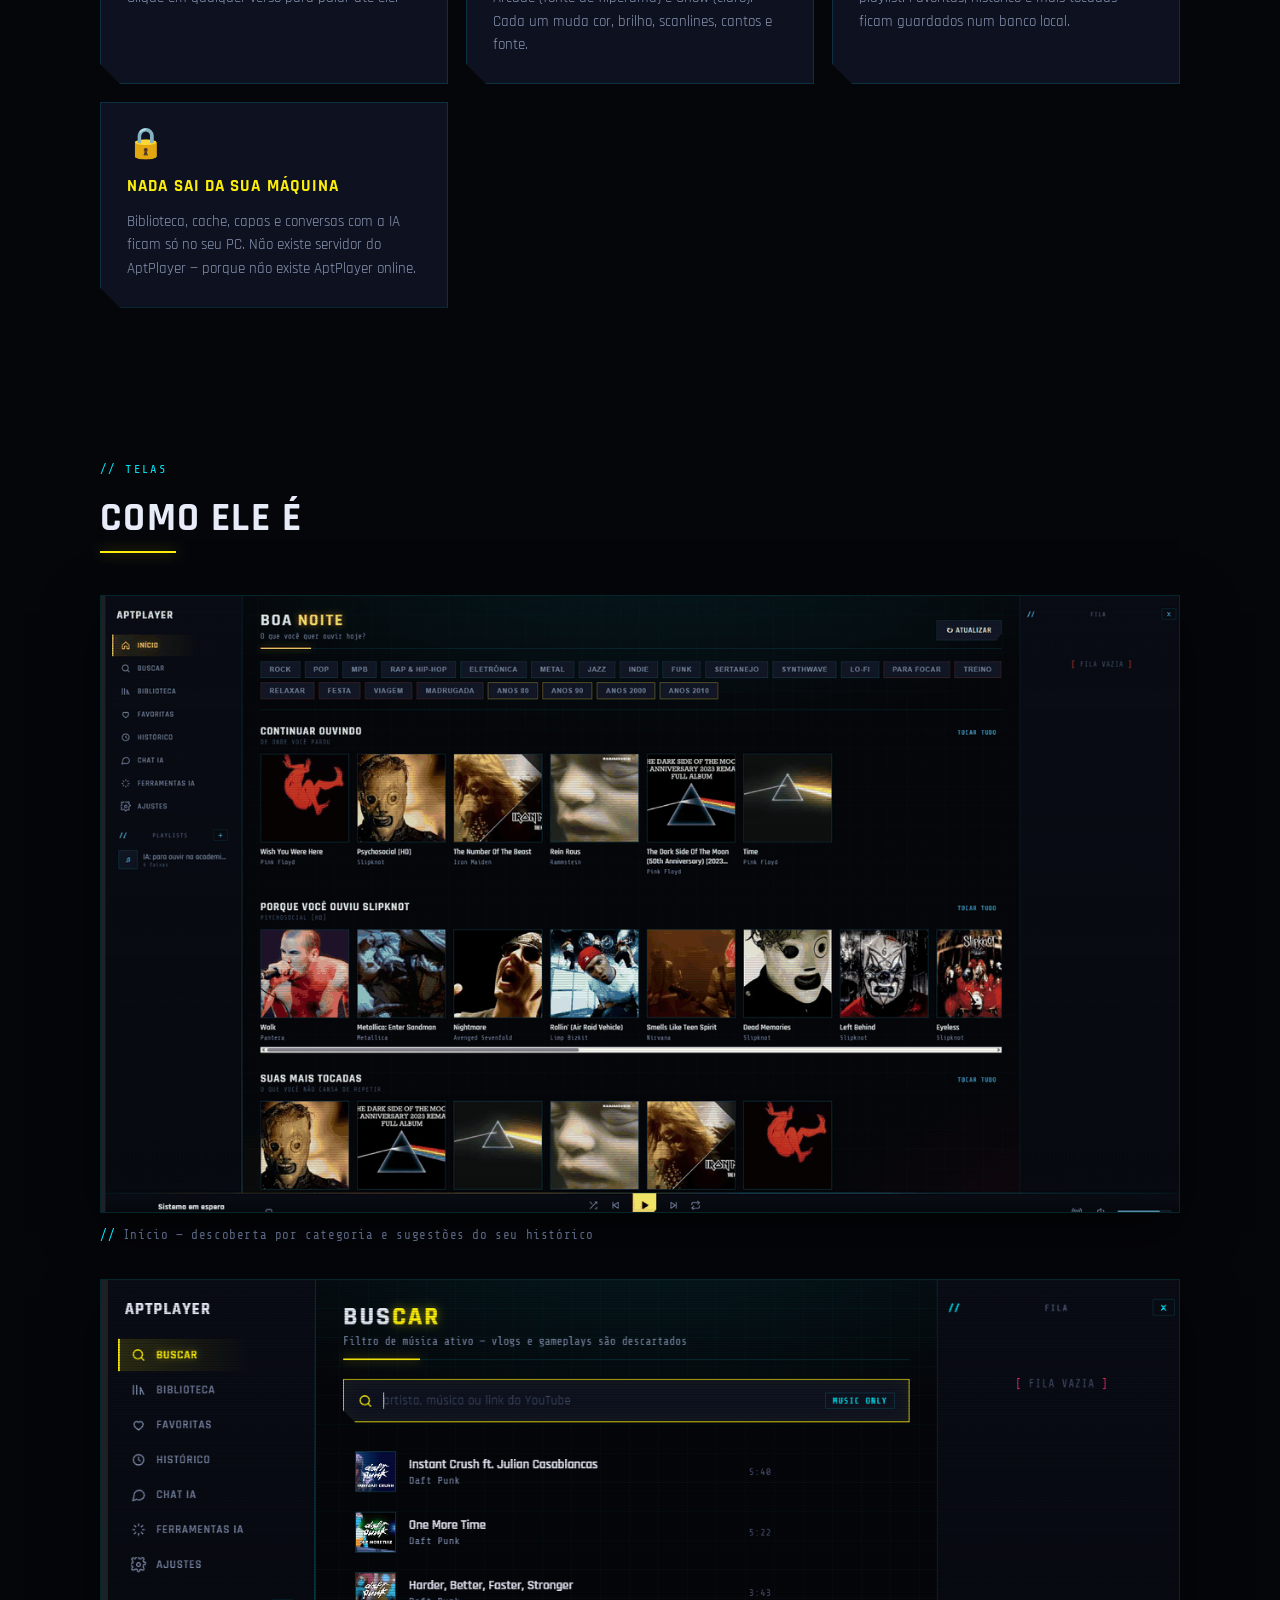
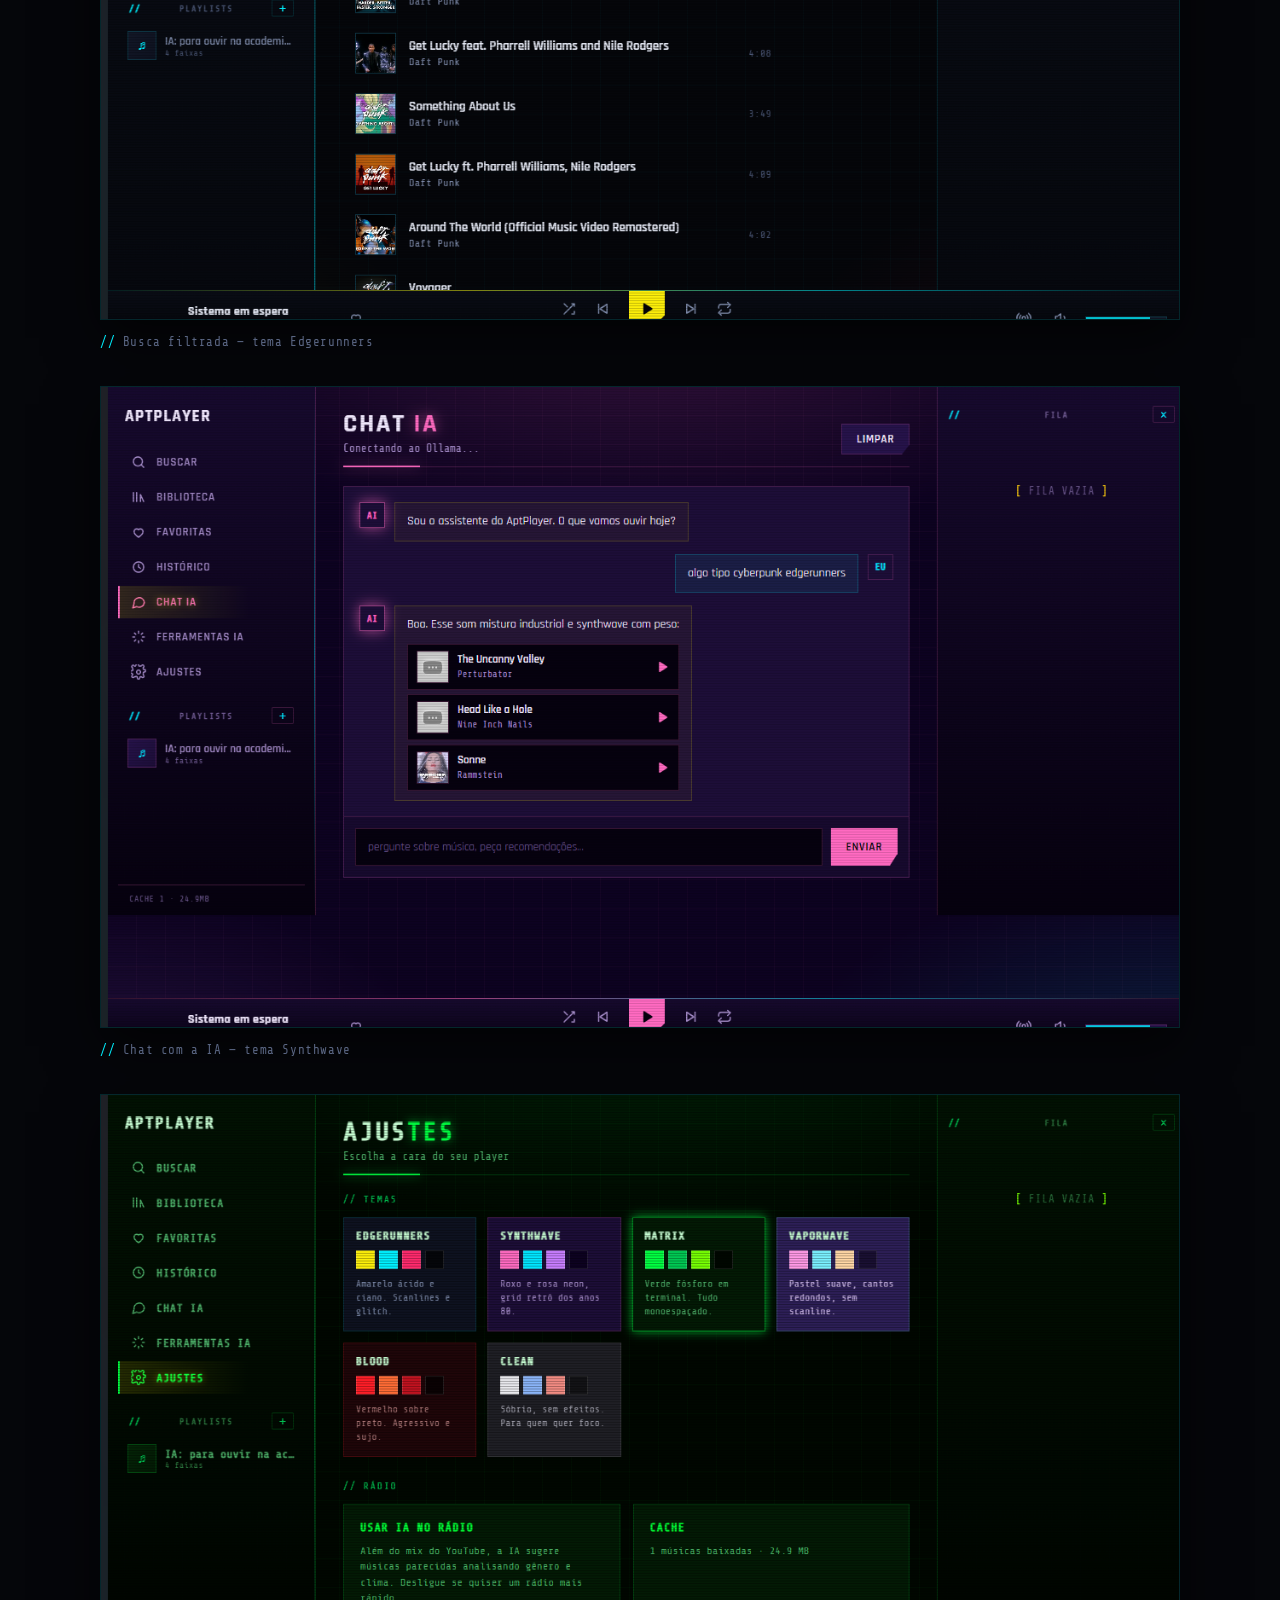
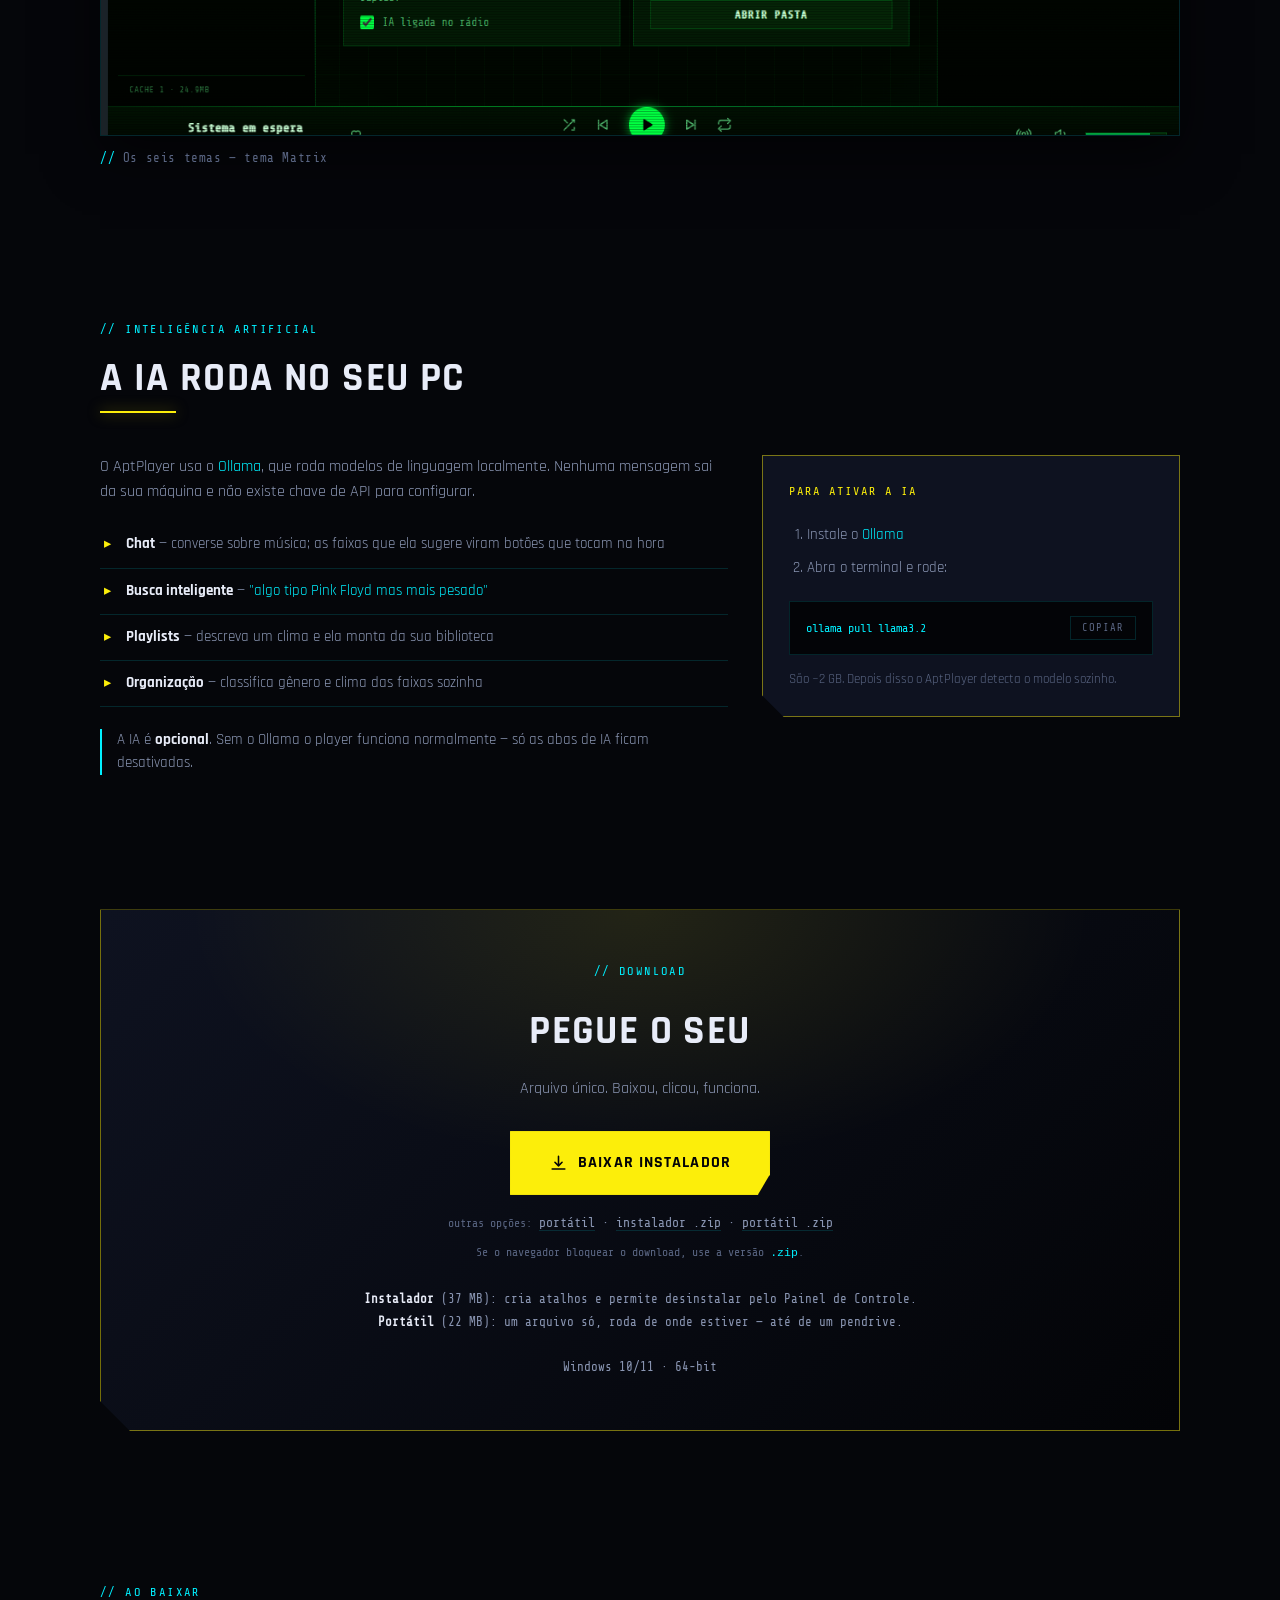
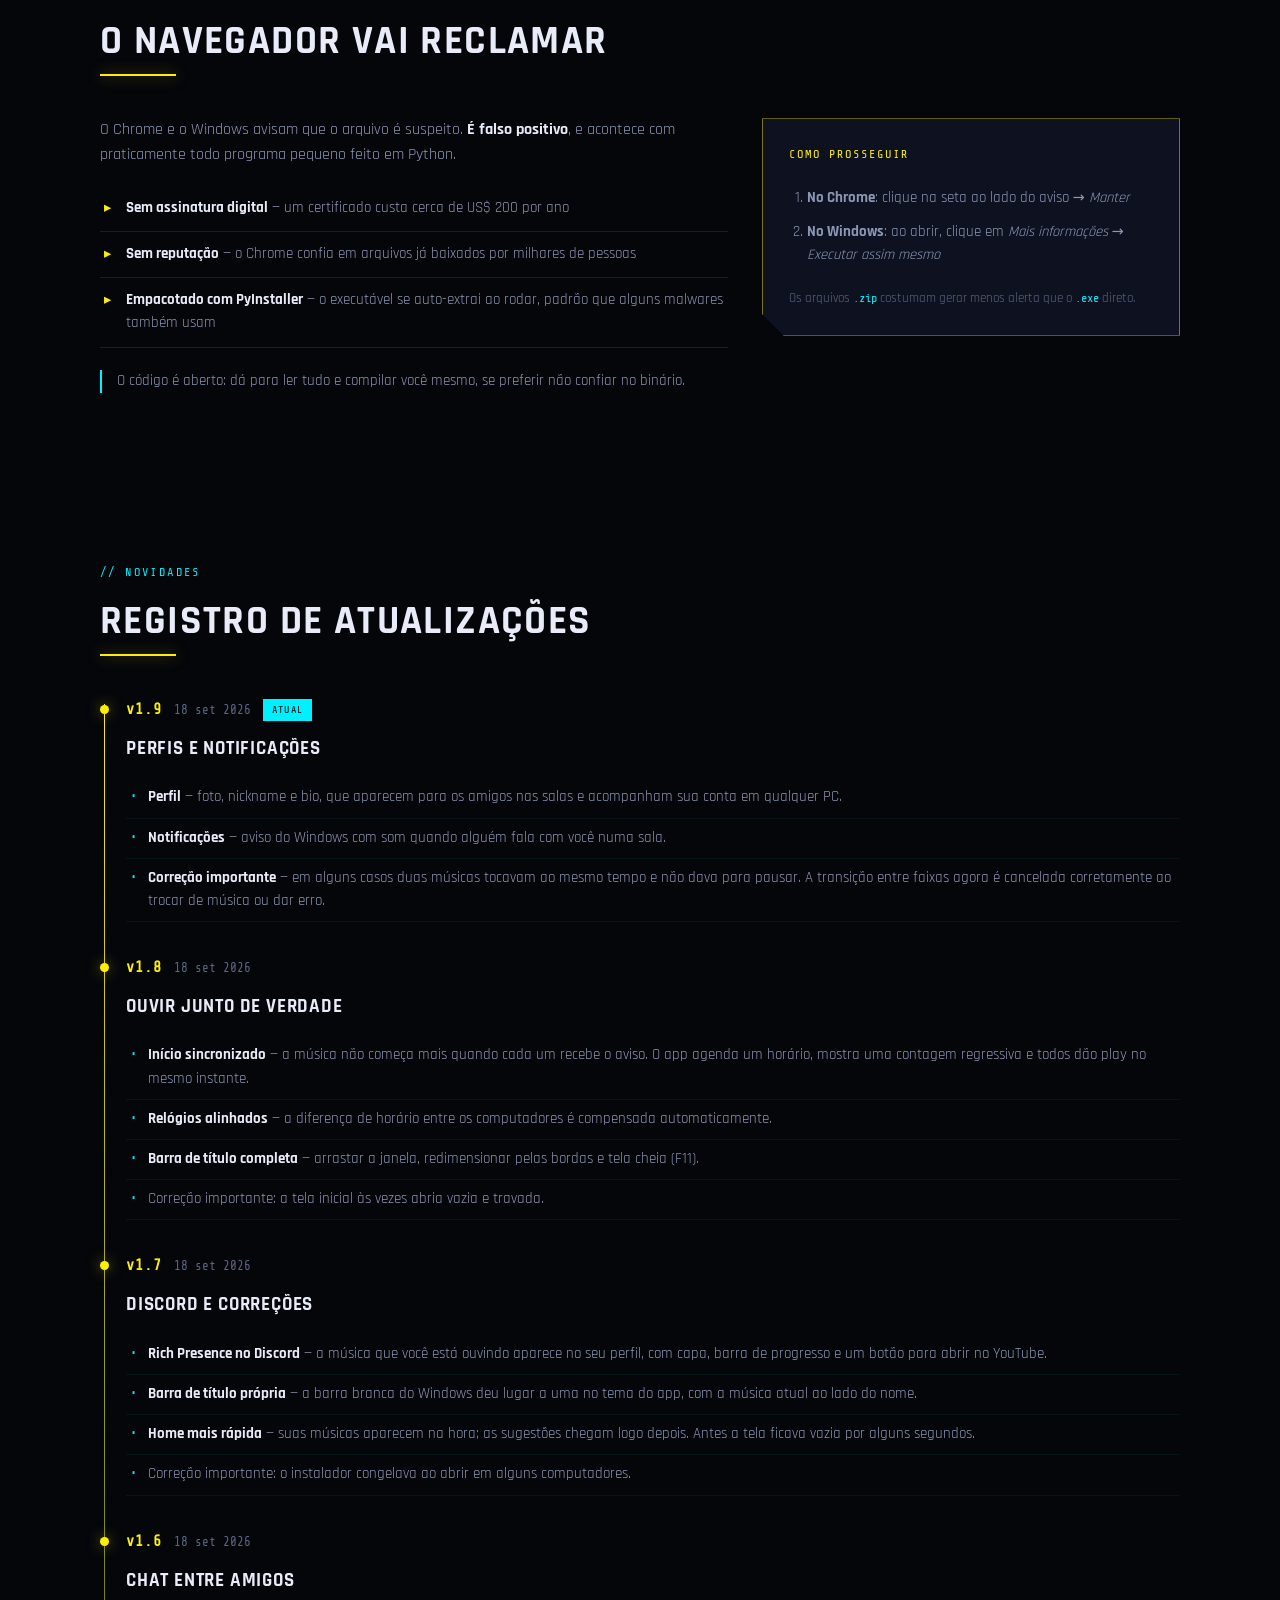
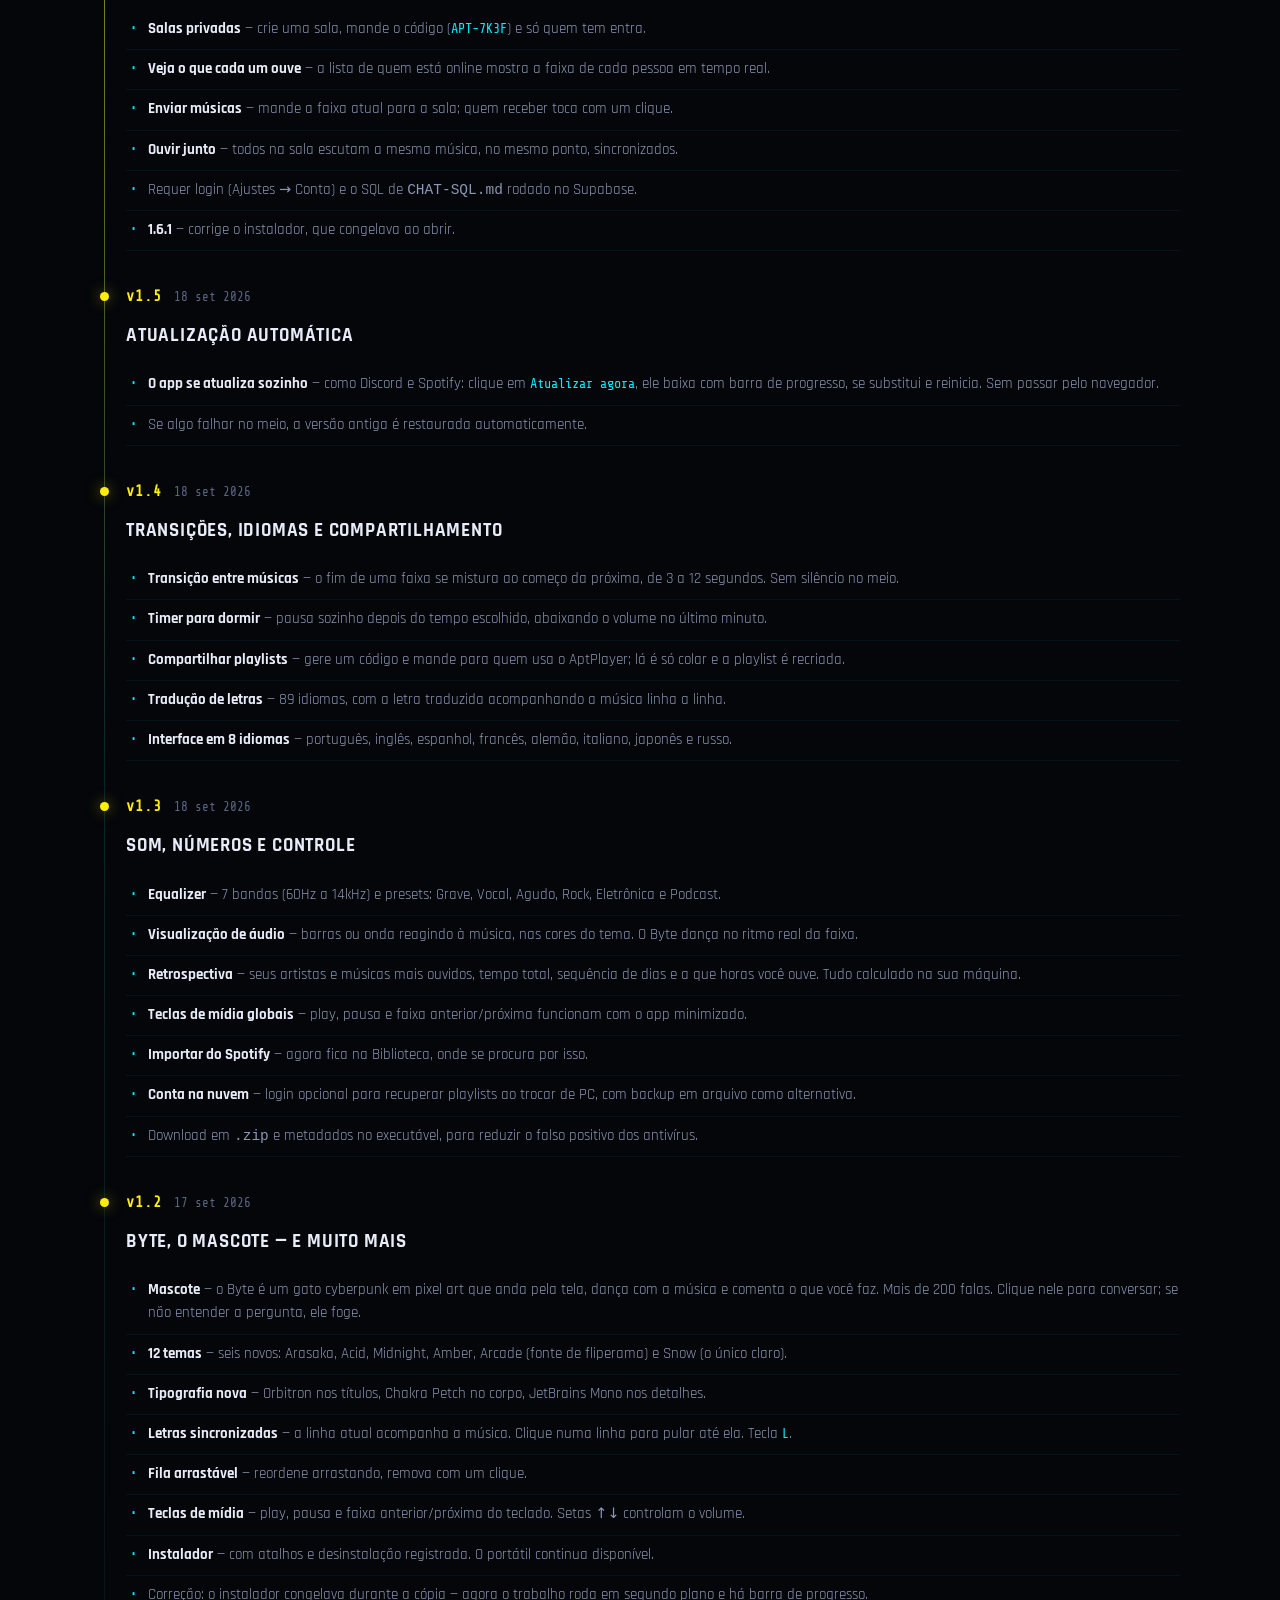
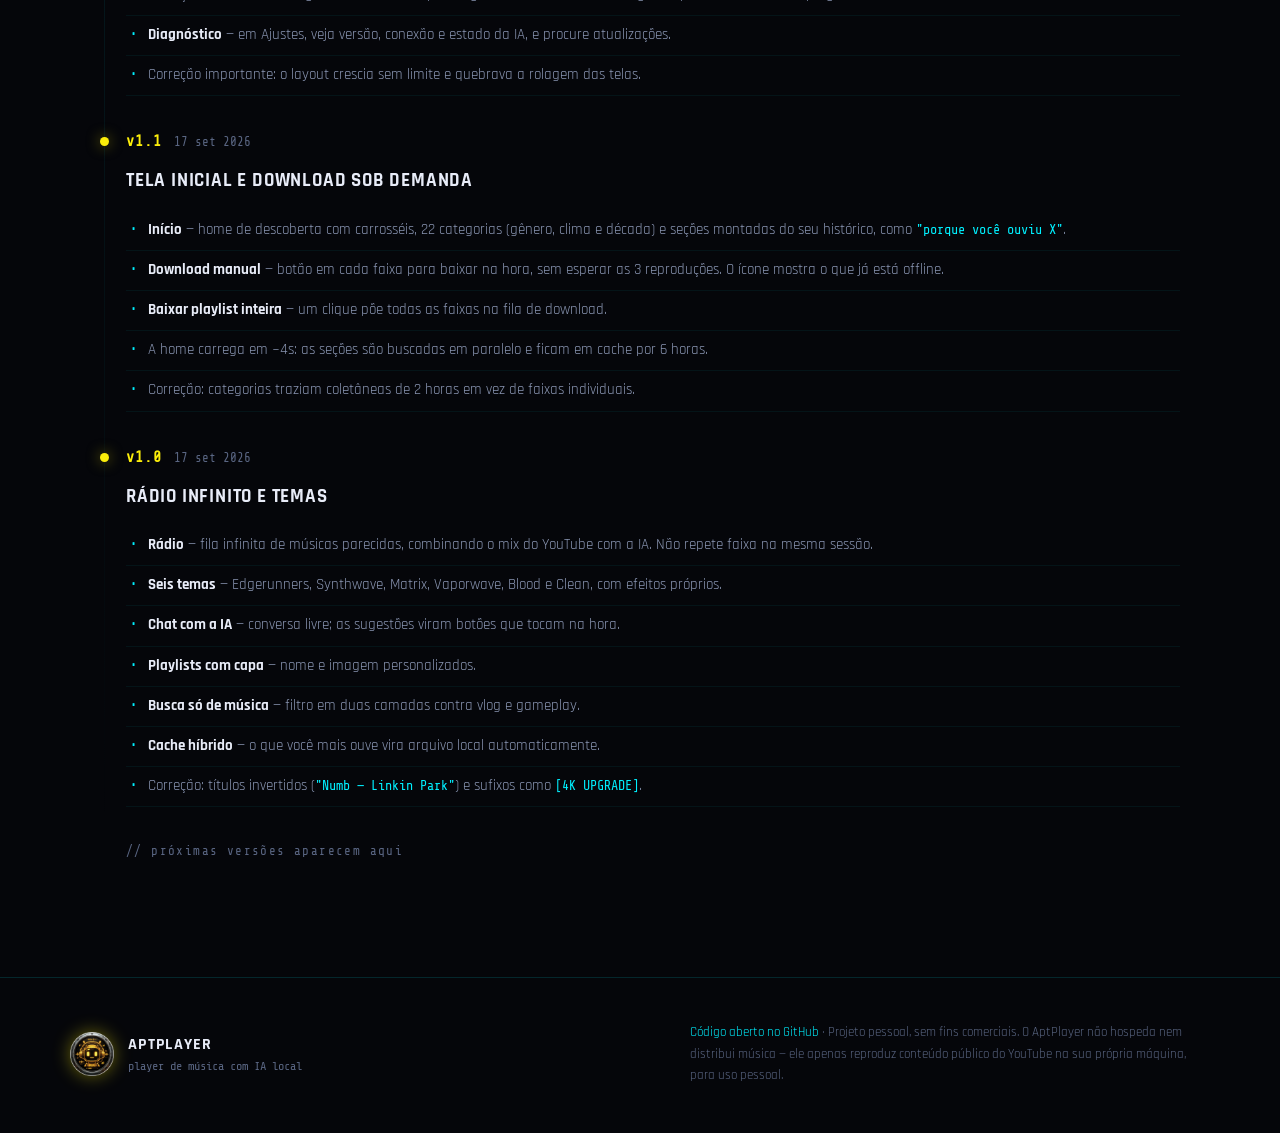
<file: site/index.html>
<!DOCTYPE html>
<html lang="pt-BR">
<head>
<meta charset="UTF-8">
<meta name="viewport" content="width=device-width, initial-scale=1">
<title>AptPlayer — player de música com IA local</title>
<meta name="description" content="Player de música que busca no YouTube, guarda sua biblioteca offline e conversa com uma IA rodando na sua máquina. Sem conta, sem API key, sem mensalidade.">
<meta property="og:title" content="AptPlayer">
<meta property="og:description" content="Player de música com IA local. Sem conta, sem API key, sem mensalidade.">
<meta property="og:image" content="assets/icon.png">
<meta property="og:type" content="website">
<link rel="icon" href="assets/favicon.ico">
<link rel="preconnect" href="https://fonts.googleapis.com">
<link rel="preconnect" href="https://fonts.gstatic.com" crossorigin>
<link href="https://fonts.googleapis.com/css2?family=Rajdhani:wght@400;500;600;700&family=Share+Tech+Mono&display=swap" rel="stylesheet">
<link rel="stylesheet" href="style.css">
</head>
<body>

<div class="scanlines"></div>
<div class="grid-bg"></div>

<!-- ===== NAV ===== -->
<nav class="nav">
  <a class="nav-brand" href="#top">
    <img src="assets/icon.png" alt="">
    <span>AptPlayer</span>
  </a>
  <div class="nav-links">
    <a href="#recursos">Recursos</a>
    <a href="#telas">Telas</a>
    <a href="#ia">IA</a>
    <a href="#avisos">Ao baixar</a>
    <a href="#changelog">Novidades</a>
    <a class="nav-cta" href="AptPlayer.exe" download>Baixar</a>
  </div>
</nav>

<!-- ===== HERO ===== -->
<header class="hero" id="top">
  <div class="hero-inner">
    <div class="hero-text">
      <div class="kicker">// v1.9 · Windows · instalador ou portátil</div>
      <h1>Seu player.<br><span class="hl">Sua máquina.</span><br>Sem conta nenhuma.</h1>
      <p class="lead">
        Busca no YouTube, monta sua biblioteca, baixa o que você mais ouve e
        conversa com uma IA que roda <strong>na sua máquina</strong>.
        Sem login, sem API key, sem mensalidade.
      </p>
      <div class="hero-actions">
        <a class="btn primary" href="AptPlayer.exe" download>
          <svg viewBox="0 0 24 24"><path d="M12 3v12m0 0 4.5-4.5M12 15l-4.5-4.5M4 19h16"/></svg>
          Baixar para Windows
        </a>
        <a class="btn ghost" href="#recursos">Ver o que faz</a>
      </div>
      <div class="hero-meta">
        Arquivo único · não precisa instalar · funciona offline depois do cache
      </div>
    </div>

    <div class="hero-art">
      <img src="assets/icon.png" alt="Ícone do AptPlayer" class="hero-icon">
      <div class="hero-ring"></div>
    </div>
  </div>
</header>

<!-- ===== RECURSOS ===== -->
<section class="section" id="recursos">
  <div class="section-head">
    <div class="kicker">// Recursos</div>
    <h2>O que ele faz</h2>
  </div>

  <div class="cards">
    <article class="card">
      <div class="card-icon">🎯</div>
      <h3>Busca só música</h3>
      <p>
        Duas camadas de filtro: o YouTube Music confirma o que é música e uma
        heurística derruba o resto. Buscar por vlog não traz vlog —
        <em>"gameplay minecraft"</em> devolve zero resultados.
      </p>
    </article>

    <article class="card">
      <div class="card-icon">🏠</div>
      <h3>Tela inicial</h3>
      <p>
        Abre numa home de descoberta, não numa busca vazia: categorias por
        gênero, clima e década, além de <em>"porque você ouviu X"</em> montado
        a partir do seu histórico.
      </p>
    </article>

    <article class="card">
      <div class="card-icon">📻</div>
      <h3>Rádio infinito</h3>
      <p>
        Toque algo e ligue o rádio: ele monta uma fila de músicas parecidas
        combinando o mix do YouTube com a IA analisando gênero e clima.
        Quando a fila esvazia, ele busca mais sozinho.
      </p>
    </article>

    <article class="card">
      <div class="card-icon">💾</div>
      <h3>Cache automático</h3>
      <p>
        Toca por streaming na hora e baixa sozinho o que você repete. Dá para
        forçar o download de uma faixa — ou de uma playlist inteira — com um
        clique, sem esperar as 3 reproduções.
      </p>
    </article>

    <article class="card">
      <div class="card-icon">👥</div>
      <h3>Chat com amigos</h3>
      <p>
        Crie uma sala privada, mande o código para quem quiser e conversem
        ali. Dá para ver o que cada um está ouvindo, enviar músicas e ligar o
        <em>ouvir junto</em> — todos na mesma faixa, no mesmo ponto.
      </p>
    </article>

    <article class="card">
      <div class="card-icon">🐱</div>
      <h3>Byte, o mascote</h3>
      <p>
        Um gato cyberpunk em pixel art mora no seu player. Ele anda, dança com
        a música, comenta o que você faz e responde quando você clica nele —
        ou foge, se não entender a pergunta.
      </p>
    </article>

    <article class="card">
      <div class="card-icon">🎤</div>
      <h3>Letras sincronizadas</h3>
      <p>
        A letra acompanha a música linha a linha. Clique em qualquer verso
        para pular até ele.
      </p>
    </article>

    <article class="card">
      <div class="card-icon">🎨</div>
      <h3>Seis temas</h3>
      <p>
        Doze temas: de Edgerunners e Synthwave a Arcade (fonte de fliperama)
        e Snow (claro). Cada um muda cor, brilho, scanlines, cantos e fonte.
      </p>
    </article>

    <article class="card">
      <div class="card-icon">📁</div>
      <h3>Playlists com capa</h3>
      <p>
        Crie, renomeie e dê a capa que quiser a cada playlist. Favoritas,
        histórico e mais tocadas ficam guardados num banco local.
      </p>
    </article>

    <article class="card">
      <div class="card-icon">🔒</div>
      <h3>Nada sai da sua máquina</h3>
      <p>
        Biblioteca, cache, capas e conversas com a IA ficam só no seu PC.
        Não existe servidor do AptPlayer — porque não existe AptPlayer online.
      </p>
    </article>
  </div>
</section>

<!-- ===== TELAS ===== -->
<section class="section" id="telas">
  <div class="section-head">
    <div class="kicker">// Telas</div>
    <h2>Como ele é</h2>
  </div>

  <div class="shots">
    <figure class="shot">
      <img src="assets/shot-home.png" alt="Tela inicial do AptPlayer" loading="lazy">
      <figcaption>Início — descoberta por categoria e sugestões do seu histórico</figcaption>
    </figure>
    <figure class="shot">
      <img src="assets/shot-search.png" alt="Tela de busca do AptPlayer" loading="lazy">
      <figcaption>Busca filtrada — tema Edgerunners</figcaption>
    </figure>
    <figure class="shot">
      <img src="assets/shot-chat.png" alt="Chat com a IA" loading="lazy">
      <figcaption>Chat com a IA — tema Synthwave</figcaption>
    </figure>
    <figure class="shot">
      <img src="assets/shot-themes.png" alt="Seletor de temas" loading="lazy">
      <figcaption>Os seis temas — tema Matrix</figcaption>
    </figure>
  </div>
</section>

<!-- ===== IA ===== -->
<section class="section" id="ia">
  <div class="section-head">
    <div class="kicker">// Inteligência artificial</div>
    <h2>A IA roda no seu PC</h2>
  </div>

  <div class="split">
    <div class="split-text">
      <p>
        O AptPlayer usa o <a href="https://ollama.com" target="_blank" rel="noopener">Ollama</a>,
        que roda modelos de linguagem localmente. Nenhuma mensagem sai da sua
        máquina e não existe chave de API para configurar.
      </p>
      <ul class="feature-list">
        <li><strong>Chat</strong> — converse sobre música; as faixas que ela sugere viram botões que tocam na hora</li>
        <li><strong>Busca inteligente</strong> — <em>"algo tipo Pink Floyd mas mais pesado"</em></li>
        <li><strong>Playlists</strong> — descreva um clima e ela monta da sua biblioteca</li>
        <li><strong>Organização</strong> — classifica gênero e clima das faixas sozinha</li>
      </ul>
      <p class="note">
        A IA é <strong>opcional</strong>. Sem o Ollama o player funciona normalmente —
        só as abas de IA ficam desativadas.
      </p>
    </div>

    <div class="split-box">
      <div class="box-title">Para ativar a IA</div>
      <ol class="steps">
        <li>Instale o <a href="https://ollama.com" target="_blank" rel="noopener">Ollama</a></li>
        <li>Abra o terminal e rode:</li>
      </ol>
      <div class="code">
        <code>ollama pull llama3.2</code>
        <button class="copy" data-copy="ollama pull llama3.2" title="Copiar">copiar</button>
      </div>
      <p class="box-note">
        São ~2 GB. Depois disso o AptPlayer detecta o modelo sozinho.
      </p>
    </div>
  </div>
</section>

<!-- ===== DOWNLOAD ===== -->
<section class="section download" id="download">
  <div class="dl-box">
    <div class="kicker">// Download</div>
    <h2>Pegue o seu</h2>
    <p>Arquivo único. Baixou, clicou, funciona.</p>
    <a class="btn primary big" href="AptPlayer-Setup.exe" download>
      <svg viewBox="0 0 24 24"><path d="M12 3v12m0 0 4.5-4.5M12 15l-4.5-4.5M4 19h16"/></svg>
      Baixar instalador
    </a>
    <div class="dl-alt">
      <span>outras opções:</span>
      <a href="AptPlayer.exe" download>portátil</a> ·
      <a href="AptPlayer-Setup.zip" download>instalador .zip</a> ·
      <a href="AptPlayer.zip" download>portátil .zip</a>
      <div class="dl-zip-hint">
        Se o navegador bloquear o download, use a versão <code>.zip</code>.
      </div>
    </div>
    <div class="dl-meta">
      <strong>Instalador</strong> (37 MB): cria atalhos e permite desinstalar
      pelo Painel de Controle.<br>
      <strong>Portátil</strong> (22 MB): um arquivo só, roda de onde estiver —
      até de um pendrive.<br><br>
      Windows 10/11 · 64-bit
    </div>
  </div>
</section>

<!-- ===== AVISOS ===== -->
<section class="section" id="avisos">
  <div class="section-head">
    <div class="kicker">// Ao baixar</div>
    <h2>O navegador vai reclamar</h2>
  </div>

  <div class="split">
    <div class="split-text">
      <p>
        O Chrome e o Windows avisam que o arquivo é suspeito. <strong>É falso
        positivo</strong>, e acontece com praticamente todo programa pequeno
        feito em Python.
      </p>
      <ul class="feature-list">
        <li><strong>Sem assinatura digital</strong> — um certificado custa cerca de US$ 200 por ano</li>
        <li><strong>Sem reputação</strong> — o Chrome confia em arquivos já baixados por milhares de pessoas</li>
        <li><strong>Empacotado com PyInstaller</strong> — o executável se auto-extrai ao rodar, padrão que alguns malwares também usam</li>
      </ul>
      <p class="note">
        O código é aberto: dá para ler tudo e compilar você mesmo, se preferir
        não confiar no binário.
      </p>
    </div>

    <div class="split-box">
      <div class="box-title">Como prosseguir</div>
      <ol class="steps">
        <li><strong>No Chrome</strong>: clique na seta ao lado do aviso →
            <em>Manter</em></li>
        <li><strong>No Windows</strong>: ao abrir, clique em
            <em>Mais informações</em> → <em>Executar assim mesmo</em></li>
      </ol>
      <p class="box-note">
        Os arquivos <code>.zip</code> costumam gerar menos alerta que o
        <code>.exe</code> direto.
      </p>
    </div>
  </div>
</section>

<!-- ===== CHANGELOG ===== -->
<section class="section" id="changelog">
  <div class="section-head">
    <div class="kicker">// Novidades</div>
    <h2>Registro de atualizações</h2>
  </div>

  <div class="timeline">

    <article class="entry">
      <div class="entry-mark"></div>
      <div class="entry-body">
        <div class="entry-head">
          <span class="version">v1.9</span>
          <span class="date">18 set 2026</span>
          <span class="badge-new">atual</span>
        </div>
        <h3>Perfis e notificações</h3>
        <ul>
          <li><strong>Perfil</strong> — foto, nickname e bio, que aparecem para os amigos nas salas e acompanham sua conta em qualquer PC.</li>
          <li><strong>Notificações</strong> — aviso do Windows com som quando alguém fala com você numa sala.</li>
          <li><strong>Correção importante</strong> — em alguns casos duas músicas tocavam ao mesmo tempo e não dava para pausar. A transição entre faixas agora é cancelada corretamente ao trocar de música ou dar erro.</li>
        </ul>
      </div>
    </article>

    <article class="entry">
      <div class="entry-mark"></div>
      <div class="entry-body">
        <div class="entry-head">
          <span class="version">v1.8</span>
          <span class="date">18 set 2026</span>
        </div>
        <h3>Ouvir junto de verdade</h3>
        <ul>
          <li><strong>Início sincronizado</strong> — a música não começa mais quando cada um recebe o aviso. O app agenda um horário, mostra uma contagem regressiva e todos dão play no mesmo instante.</li>
          <li><strong>Relógios alinhados</strong> — a diferença de horário entre os computadores é compensada automaticamente.</li>
          <li><strong>Barra de título completa</strong> — arrastar a janela, redimensionar pelas bordas e tela cheia (F11).</li>
          <li>Correção importante: a tela inicial às vezes abria vazia e travada.</li>
        </ul>
      </div>
    </article>

    <article class="entry">
      <div class="entry-mark"></div>
      <div class="entry-body">
        <div class="entry-head">
          <span class="version">v1.7</span>
          <span class="date">18 set 2026</span>
        </div>
        <h3>Discord e correções</h3>
        <ul>
          <li><strong>Rich Presence no Discord</strong> — a música que você está ouvindo aparece no seu perfil, com capa, barra de progresso e um botão para abrir no YouTube.</li>
          <li><strong>Barra de título própria</strong> — a barra branca do Windows deu lugar a uma no tema do app, com a música atual ao lado do nome.</li>
          <li><strong>Home mais rápida</strong> — suas músicas aparecem na hora; as sugestões chegam logo depois. Antes a tela ficava vazia por alguns segundos.</li>
          <li>Correção importante: o instalador congelava ao abrir em alguns computadores.</li>
        </ul>
      </div>
    </article>

    <article class="entry">
      <div class="entry-mark"></div>
      <div class="entry-body">
        <div class="entry-head">
          <span class="version">v1.6</span>
          <span class="date">18 set 2026</span>
        </div>
        <h3>Chat entre amigos</h3>
        <ul>
          <li><strong>Salas privadas</strong> — crie uma sala, mande o código (<em>APT-7K3F</em>) e só quem tem entra.</li>
          <li><strong>Veja o que cada um ouve</strong> — a lista de quem está online mostra a faixa de cada pessoa em tempo real.</li>
          <li><strong>Enviar músicas</strong> — mande a faixa atual para a sala; quem receber toca com um clique.</li>
          <li><strong>Ouvir junto</strong> — todos na sala escutam a mesma música, no mesmo ponto, sincronizados.</li>
          <li>Requer login (Ajustes → Conta) e o SQL de <code>CHAT-SQL.md</code> rodado no Supabase.</li>
          <li><strong>1.6.1</strong> — corrige o instalador, que congelava ao abrir.</li>
        </ul>
      </div>
    </article>

    <article class="entry">
      <div class="entry-mark"></div>
      <div class="entry-body">
        <div class="entry-head">
          <span class="version">v1.5</span>
          <span class="date">18 set 2026</span>
        </div>
        <h3>Atualização automática</h3>
        <ul>
          <li><strong>O app se atualiza sozinho</strong> — como Discord e Spotify: clique em <em>Atualizar agora</em>, ele baixa com barra de progresso, se substitui e reinicia. Sem passar pelo navegador.</li>
          <li>Se algo falhar no meio, a versão antiga é restaurada automaticamente.</li>
        </ul>
      </div>
    </article>

    <article class="entry">
      <div class="entry-mark"></div>
      <div class="entry-body">
        <div class="entry-head">
          <span class="version">v1.4</span>
          <span class="date">18 set 2026</span>
        </div>
        <h3>Transições, idiomas e compartilhamento</h3>
        <ul>
          <li><strong>Transição entre músicas</strong> — o fim de uma faixa se mistura ao começo da próxima, de 3 a 12 segundos. Sem silêncio no meio.</li>
          <li><strong>Timer para dormir</strong> — pausa sozinho depois do tempo escolhido, abaixando o volume no último minuto.</li>
          <li><strong>Compartilhar playlists</strong> — gere um código e mande para quem usa o AptPlayer; lá é só colar e a playlist é recriada.</li>
          <li><strong>Tradução de letras</strong> — 89 idiomas, com a letra traduzida acompanhando a música linha a linha.</li>
          <li><strong>Interface em 8 idiomas</strong> — português, inglês, espanhol, francês, alemão, italiano, japonês e russo.</li>
        </ul>
      </div>
    </article>

    <article class="entry">
      <div class="entry-mark"></div>
      <div class="entry-body">
        <div class="entry-head">
          <span class="version">v1.3</span>
          <span class="date">18 set 2026</span>
        </div>
        <h3>Som, números e controle</h3>
        <ul>
          <li><strong>Equalizer</strong> — 7 bandas (60Hz a 14kHz) e presets: Grave, Vocal, Agudo, Rock, Eletrônica e Podcast.</li>
          <li><strong>Visualização de áudio</strong> — barras ou onda reagindo à música, nas cores do tema. O Byte dança no ritmo real da faixa.</li>
          <li><strong>Retrospectiva</strong> — seus artistas e músicas mais ouvidos, tempo total, sequência de dias e a que horas você ouve. Tudo calculado na sua máquina.</li>
          <li><strong>Teclas de mídia globais</strong> — play, pausa e faixa anterior/próxima funcionam com o app minimizado.</li>
          <li><strong>Importar do Spotify</strong> — agora fica na Biblioteca, onde se procura por isso.</li>
          <li><strong>Conta na nuvem</strong> — login opcional para recuperar playlists ao trocar de PC, com backup em arquivo como alternativa.</li>
          <li>Download em <code>.zip</code> e metadados no executável, para reduzir o falso positivo dos antivírus.</li>
        </ul>
      </div>
    </article>

    <article class="entry">
      <div class="entry-mark"></div>
      <div class="entry-body">
        <div class="entry-head">
          <span class="version">v1.2</span>
          <span class="date">17 set 2026</span>
        </div>
        <h3>Byte, o mascote — e muito mais</h3>
        <ul>
          <li><strong>Mascote</strong> — o Byte é um gato cyberpunk em pixel art que anda pela tela, dança com a música e comenta o que você faz. Mais de 200 falas. Clique nele para conversar; se não entender a pergunta, ele foge.</li>
          <li><strong>12 temas</strong> — seis novos: Arasaka, Acid, Midnight, Amber, Arcade (fonte de fliperama) e Snow (o único claro).</li>
          <li><strong>Tipografia nova</strong> — Orbitron nos títulos, Chakra Petch no corpo, JetBrains Mono nos detalhes.</li>
          <li><strong>Letras sincronizadas</strong> — a linha atual acompanha a música. Clique numa linha para pular até ela. Tecla <em>L</em>.</li>
          <li><strong>Fila arrastável</strong> — reordene arrastando, remova com um clique.</li>
          <li><strong>Teclas de mídia</strong> — play, pausa e faixa anterior/próxima do teclado. Setas ↑↓ controlam o volume.</li>
          <li><strong>Instalador</strong> — com atalhos e desinstalação registrada. O portátil continua disponível.</li>
          <li>Correção: o instalador congelava durante a cópia — agora o trabalho roda em segundo plano e há barra de progresso.</li>
          <li><strong>Diagnóstico</strong> — em Ajustes, veja versão, conexão e estado da IA, e procure atualizações.</li>
          <li>Correção importante: o layout crescia sem limite e quebrava a rolagem das telas.</li>
        </ul>
      </div>
    </article>

    <article class="entry">
      <div class="entry-mark"></div>
      <div class="entry-body">
        <div class="entry-head">
          <span class="version">v1.1</span>
          <span class="date">17 set 2026</span>
        </div>
        <h3>Tela inicial e download sob demanda</h3>
        <ul>
          <li><strong>Início</strong> — home de descoberta com carrosséis, 22 categorias (gênero, clima e década) e seções montadas do seu histórico, como <em>"porque você ouviu X"</em>.</li>
          <li><strong>Download manual</strong> — botão em cada faixa para baixar na hora, sem esperar as 3 reproduções. O ícone mostra o que já está offline.</li>
          <li><strong>Baixar playlist inteira</strong> — um clique põe todas as faixas na fila de download.</li>
          <li>A home carrega em ~4s: as seções são buscadas em paralelo e ficam em cache por 6 horas.</li>
          <li>Correção: categorias traziam coletâneas de 2 horas em vez de faixas individuais.</li>
        </ul>
      </div>
    </article>

    <article class="entry">
      <div class="entry-mark"></div>
      <div class="entry-body">
        <div class="entry-head">
          <span class="version">v1.0</span>
          <span class="date">17 set 2026</span>
        </div>
        <h3>Rádio infinito e temas</h3>
        <ul>
          <li><strong>Rádio</strong> — fila infinita de músicas parecidas, combinando o mix do YouTube com a IA. Não repete faixa na mesma sessão.</li>
          <li><strong>Seis temas</strong> — Edgerunners, Synthwave, Matrix, Vaporwave, Blood e Clean, com efeitos próprios.</li>
          <li><strong>Chat com a IA</strong> — conversa livre; as sugestões viram botões que tocam na hora.</li>
          <li><strong>Playlists com capa</strong> — nome e imagem personalizados.</li>
          <li><strong>Busca só de música</strong> — filtro em duas camadas contra vlog e gameplay.</li>
          <li><strong>Cache híbrido</strong> — o que você mais ouve vira arquivo local automaticamente.</li>
          <li>Correção: títulos invertidos (<em>"Numb — Linkin Park"</em>) e sufixos como <em>[4K UPGRADE]</em>.</li>
        </ul>
      </div>
    </article>

  </div>

  <p class="soon">// próximas versões aparecem aqui</p>
</section>

<!-- ===== FOOTER ===== -->
<footer class="footer">
  <div class="footer-inner">
    <div class="footer-brand">
      <img src="assets/icon.png" alt="">
      <div>
        <div class="footer-name">AptPlayer</div>
        <div class="footer-tag">player de música com IA local</div>
      </div>
    </div>
    <p class="footer-note">
      <a href="https://github.com/betterdev11312/aptplayer" target="_blank" rel="noopener">Código aberto no GitHub</a> ·

      Projeto pessoal, sem fins comerciais. O AptPlayer não hospeda nem
      distribui música — ele apenas reproduz conteúdo público do YouTube na
      sua própria máquina, para uso pessoal.
    </p>
  </div>
</footer>

<script src="script.js"></script>
</body>
</html>
</file>
<file: docs/style.css>
/* ============================================================
   AptPlayer — site
   Mesma linguagem visual do app: Cyberpunk / Edgerunners
   ============================================================ */

:root {
  --bg:        #05060a;
  --bg-deep:   #030407;
  --panel:     #0a0d16;
  --panel-2:   #0e1220;
  --elev:      #131828;
  --hover:     #1a2137;

  --yellow:    #fcee0a;
  --cyan:      #00f0ff;
  --magenta:   #ff2a6d;

  --text:      #e8ecf8;
  --text-dim:  #8b97b4;
  --text-faint:#5a6683;

  --line:      rgba(0, 240, 255, .14);
  --line-hot:  rgba(252, 238, 10, .45);

  --glow-y:    0 0 14px rgba(252, 238, 10, .5);
  --glow-c:    0 0 14px rgba(0, 240, 255, .5);

  --font:      "Rajdhani", "Segoe UI", system-ui, sans-serif;
  --mono:      "Share Tech Mono", Consolas, monospace;

  --max:       1140px;
}

* { margin: 0; padding: 0; box-sizing: border-box; }

html { scroll-behavior: smooth; scroll-padding-top: 90px; }

body {
  font-family: var(--font);
  background: var(--bg);
  color: var(--text);
  line-height: 1.6;
  overflow-x: hidden;
  -webkit-font-smoothing: antialiased;
}

svg { width: 20px; height: 20px; fill: none; stroke: currentColor;
      stroke-width: 2; stroke-linecap: round; stroke-linejoin: round; }

a { color: var(--cyan); text-decoration: none; transition: color .15s; }
a:hover { color: var(--yellow); }

/* ---- fundo ---- */
.grid-bg {
  position: fixed; inset: 0; z-index: -2; pointer-events: none;
  background:
    radial-gradient(ellipse 70% 50% at 50% -5%, rgba(0,240,255,.10), transparent 60%),
    radial-gradient(ellipse 50% 40% at 100% 20%, rgba(255,42,109,.07), transparent 60%),
    radial-gradient(ellipse 60% 50% at 0% 80%, rgba(252,238,10,.05), transparent 60%),
    linear-gradient(transparent 97%, rgba(0,240,255,.045) 100%) 0 0 / 100% 40px,
    linear-gradient(90deg, transparent 97%, rgba(0,240,255,.045) 100%) 0 0 / 40px 100%;
}
.scanlines {
  position: fixed; inset: 0; z-index: 999; pointer-events: none;
  background: repeating-linear-gradient(to bottom,
    rgba(0,0,0,0) 0 2px, rgba(0,0,0,.16) 2px 3px);
  mix-blend-mode: multiply;
}

/* ==================== NAV ==================== */
.nav {
  position: sticky; top: 0; z-index: 100;
  display: flex; align-items: center; justify-content: space-between;
  gap: 20px; padding: 14px 30px;
  background: rgba(5, 6, 10, .86);
  backdrop-filter: blur(12px);
  border-bottom: 1px solid var(--line);
}
.nav-brand { display: flex; align-items: center; gap: 11px; color: var(--text); }
.nav-brand img { width: 34px; height: 34px; filter: drop-shadow(0 0 8px rgba(252,238,10,.5)); }
.nav-brand span {
  font-size: 18px; font-weight: 700; letter-spacing: 1.4px; text-transform: uppercase;
}
.nav-links { display: flex; align-items: center; gap: 26px; }
.nav-links a {
  font-size: 13px; font-weight: 600; letter-spacing: .9px;
  text-transform: uppercase; color: var(--text-dim);
}
.nav-links a:hover { color: var(--yellow); }
.nav-cta {
  background: var(--yellow); color: var(--bg-deep) !important;
  padding: 9px 20px; box-shadow: var(--glow-y);
  clip-path: polygon(0 0, 100% 0, 100% 66%, calc(100% - 10px) 100%, 0 100%);
  transition: background .15s, box-shadow .15s;
}
.nav-cta:hover { background: #fff45a; box-shadow: 0 0 22px rgba(252,238,10,.85); }

/* ==================== HERO ==================== */
.hero { padding: 92px 30px 96px; }
.hero-inner {
  max-width: var(--max); margin: 0 auto;
  display: grid; grid-template-columns: 1.15fr .85fr;
  gap: 60px; align-items: center;
}

.kicker {
  font-family: var(--mono); font-size: 12px; color: var(--cyan);
  letter-spacing: 2.4px; text-transform: uppercase; margin-bottom: 18px;
}

.hero h1 {
  font-size: clamp(38px, 5.4vw, 66px); font-weight: 700;
  line-height: 1.04; letter-spacing: -.5px; text-transform: uppercase;
  margin-bottom: 22px;
}
.hl { color: var(--yellow); text-shadow: var(--glow-y); }

.lead {
  font-size: 17px; color: var(--text-dim); max-width: 560px; margin-bottom: 32px;
}
.lead strong { color: var(--text); }

.hero-actions { display: flex; gap: 14px; flex-wrap: wrap; margin-bottom: 20px; }

.btn {
  display: inline-flex; align-items: center; gap: 10px;
  padding: 14px 28px; font-size: 14px; font-weight: 700;
  letter-spacing: 1.1px; text-transform: uppercase;
  border: 1px solid var(--line); cursor: pointer;
  clip-path: polygon(0 0, 100% 0, 100% 68%, calc(100% - 12px) 100%, 0 100%);
  transition: all .16s;
}
.btn.primary {
  background: var(--yellow); color: var(--bg-deep) !important;
  border-color: var(--yellow); box-shadow: var(--glow-y);
}
.btn.primary:hover {
  background: #fff45a; border-color: #fff45a;
  box-shadow: 0 0 26px rgba(252,238,10,.9); transform: translateY(-2px);
}
.btn.ghost { background: var(--elev); color: var(--text) !important; }
.btn.ghost:hover {
  border-color: var(--cyan); color: var(--cyan) !important; box-shadow: var(--glow-c);
}
.btn.big { padding: 18px 38px; font-size: 16px; }
.btn svg { width: 19px; height: 19px; }

.hero-meta {
  font-family: var(--mono); font-size: 12.5px; color: var(--text-faint);
  letter-spacing: .4px;
}

.hero-art { position: relative; display: grid; place-items: center; }
.hero-icon {
  width: min(330px, 78%); position: relative; z-index: 2;
  filter: drop-shadow(0 0 40px rgba(252,238,10,.4));
  animation: float 6s ease-in-out infinite;
}
@keyframes float {
  0%, 100% { transform: translateY(0); }
  50% { transform: translateY(-14px); }
}
.hero-ring {
  position: absolute; width: min(400px, 92%); aspect-ratio: 1;
  border: 1px solid var(--line-hot); border-radius: 50%;
  animation: spin 26s linear infinite;
}
.hero-ring::before, .hero-ring::after {
  content: ""; position: absolute; border-radius: 50%;
  border: 1px solid var(--line);
}
.hero-ring::before { inset: -26px; }
.hero-ring::after  { inset: 30px; border-style: dashed; opacity: .5; }
@keyframes spin { to { transform: rotate(360deg); } }

/* ==================== SEÇÕES ==================== */
.section { padding: 76px 30px; max-width: var(--max); margin: 0 auto; }
.section-head { margin-bottom: 42px; }
.section-head h2 {
  font-size: clamp(28px, 3.6vw, 40px); font-weight: 700;
  text-transform: uppercase; letter-spacing: 1.4px; line-height: 1.1;
  position: relative; display: inline-block; padding-bottom: 12px;
}
.section-head h2::after {
  content: ""; position: absolute; left: 0; bottom: 0; width: 76px; height: 2px;
  background: var(--yellow); box-shadow: var(--glow-y);
}

/* ---- cards ---- */
.cards {
  display: grid; grid-template-columns: repeat(auto-fit, minmax(290px, 1fr));
  gap: 18px;
}
.card {
  background: var(--panel-2); border: 1px solid var(--line);
  padding: 26px; transition: all .18s;
  clip-path: polygon(0 0, 100% 0, 100% 100%, 20px 100%, 0 calc(100% - 20px));
}
.card:hover {
  border-color: var(--line-hot); transform: translateY(-4px);
  box-shadow: 0 10px 34px rgba(0,0,0,.5), 0 0 22px rgba(252,238,10,.12);
}
.card-icon { font-size: 30px; margin-bottom: 14px; line-height: 1; }
.card h3 {
  font-size: 17px; font-weight: 700; color: var(--yellow);
  text-transform: uppercase; letter-spacing: 1.1px; margin-bottom: 11px;
}
.card p { font-size: 14.5px; color: var(--text-dim); }
.card em { color: var(--cyan); font-style: normal; font-family: var(--mono); font-size: 13.5px; }

/* ---- screenshots ---- */
.shots { display: flex; flex-direction: column; gap: 34px; }
.shot { position: relative; }
.shot img {
  width: 100%; display: block;
  border: 1px solid var(--line);
  box-shadow: 0 18px 50px rgba(0,0,0,.6);
  transition: border-color .2s, transform .2s;
}
.shot:hover img { border-color: var(--line-hot); transform: scale(1.008); }
.shot figcaption {
  margin-top: 12px; font-family: var(--mono); font-size: 12.5px;
  color: var(--text-faint); letter-spacing: .6px;
}
.shot figcaption::before { content: "// "; color: var(--cyan); }

/* ---- split (IA) ---- */
.split {
  display: grid; grid-template-columns: 1.2fr .8fr; gap: 34px; align-items: start;
}
.split-text p { color: var(--text-dim); font-size: 15.5px; margin-bottom: 18px; }
.split-text strong { color: var(--text); }
.note {
  border-left: 2px solid var(--cyan); padding-left: 15px;
  font-size: 14.5px !important;
}

.feature-list { list-style: none; margin-bottom: 22px; }
.feature-list li {
  padding: 11px 0 11px 26px; position: relative;
  border-bottom: 1px solid var(--line); color: var(--text-dim); font-size: 14.5px;
}
.feature-list li::before {
  content: "▸"; position: absolute; left: 4px; color: var(--yellow);
}
.feature-list strong { color: var(--text); }
.feature-list em { color: var(--cyan); font-style: normal; }

.split-box {
  background: var(--panel-2); border: 1px solid var(--line-hot); padding: 26px;
  clip-path: polygon(0 0, 100% 0, 100% 100%, 22px 100%, 0 calc(100% - 22px));
}
.box-title {
  font-family: var(--mono); font-size: 12px; color: var(--yellow);
  letter-spacing: 2px; text-transform: uppercase; margin-bottom: 18px;
}
.steps { margin-left: 18px; color: var(--text-dim); font-size: 14.5px; margin-bottom: 16px; }
.steps li { padding: 5px 0; }
.steps::marker { color: var(--yellow); }

.code {
  display: flex; align-items: center; justify-content: space-between; gap: 12px;
  background: var(--bg-deep); border: 1px solid var(--line);
  padding: 14px 16px; margin-bottom: 14px;
}
.code code {
  font-family: var(--mono); font-size: 14px; color: var(--cyan);
  user-select: all; word-break: break-all;
}
.copy {
  background: none; border: 1px solid var(--line); color: var(--text-faint);
  font-family: var(--mono); font-size: 10.5px; letter-spacing: 1px;
  text-transform: uppercase; padding: 5px 11px; cursor: pointer;
  flex-shrink: 0; transition: all .15s;
}
.copy:hover { border-color: var(--yellow); color: var(--yellow); }
.copy.done { border-color: var(--yellow); color: var(--yellow); }

.box-note { font-size: 13px; color: var(--text-faint); }

/* ---- download ---- */
.download { padding-top: 40px; }
.dl-box {
  background: linear-gradient(135deg, var(--panel-2), var(--bg-deep));
  border: 1px solid var(--line-hot); padding: 52px 40px;
  text-align: center; position: relative; overflow: hidden;
  clip-path: polygon(0 0, 100% 0, 100% 100%, 30px 100%, 0 calc(100% - 30px));
}
.dl-box::before {
  content: ""; position: absolute; inset: 0; pointer-events: none;
  background: radial-gradient(ellipse 60% 70% at 50% 0%, rgba(252,238,10,.10), transparent 70%);
}
.dl-box > * { position: relative; }
.dl-box h2 {
  font-size: clamp(28px, 3.6vw, 40px); font-weight: 700;
  text-transform: uppercase; letter-spacing: 1.4px; margin-bottom: 12px;
}
.dl-box > p { color: var(--text-dim); margin-bottom: 30px; font-size: 16px; }
.dl-meta {
  margin-top: 26px; font-family: var(--mono); font-size: 12.5px;
  color: var(--text-dim); line-height: 1.8;
}
.dl-meta .dim { color: var(--text-faint); font-size: 12px; }
.dl-meta em { color: var(--cyan); font-style: normal; }

/* ---- changelog ---- */
.timeline { position: relative; padding-left: 26px; }
.timeline::before {
  content: ""; position: absolute; left: 4px; top: 6px; bottom: 6px; width: 1px;
  background: linear-gradient(180deg, var(--yellow), var(--line), transparent);
}
.entry { position: relative; padding-bottom: 34px; }
.entry-mark {
  position: absolute; left: -26px; top: 7px;
  width: 9px; height: 9px; background: var(--yellow);
  box-shadow: var(--glow-y); border-radius: 50%;
}
.entry-head { display: flex; align-items: center; gap: 12px; margin-bottom: 12px; flex-wrap: wrap; }
.version {
  font-family: var(--mono); font-size: 15px; font-weight: 700; color: var(--yellow);
  letter-spacing: 1px;
}
.date { font-family: var(--mono); font-size: 12.5px; color: var(--text-faint); }
.badge-new {
  font-family: var(--mono); font-size: 10px; letter-spacing: 1.2px;
  text-transform: uppercase; color: var(--bg-deep); background: var(--cyan);
  padding: 3px 9px;
}
.entry h3 {
  font-size: 19px; font-weight: 700; margin-bottom: 14px;
  text-transform: uppercase; letter-spacing: .8px;
}
.entry ul { list-style: none; }
.entry li {
  padding: 8px 0 8px 22px; position: relative;
  color: var(--text-dim); font-size: 14.5px;
  border-bottom: 1px solid rgba(0,240,255,.06);
}
.entry li::before { content: "·"; position: absolute; left: 6px; color: var(--cyan); font-weight: 700; }
.entry strong { color: var(--text); }
.entry em { color: var(--cyan); font-style: normal; font-family: var(--mono); font-size: 13.5px; }

.soon {
  font-family: var(--mono); font-size: 12.5px; color: var(--text-faint);
  letter-spacing: 1.4px; padding-left: 26px;
}

/* ---- footer ---- */
.footer { border-top: 1px solid var(--line); padding: 44px 30px; margin-top: 40px; }
.footer-inner {
  max-width: var(--max); margin: 0 auto;
  display: flex; align-items: center; justify-content: space-between;
  gap: 34px; flex-wrap: wrap;
}
.footer-brand { display: flex; align-items: center; gap: 14px; }
.footer-brand img { width: 44px; height: 44px; filter: drop-shadow(0 0 9px rgba(252,238,10,.4)); }
.footer-name {
  font-size: 16px; font-weight: 700; text-transform: uppercase; letter-spacing: 1.3px;
}
.footer-tag { font-family: var(--mono); font-size: 12px; color: var(--text-faint); }
.footer-note {
  font-size: 12.5px; color: var(--text-faint); max-width: 520px; line-height: 1.7;
}

/* ==================== RESPONSIVO ==================== */
@media (max-width: 900px) {
  .hero-inner { grid-template-columns: 1fr; gap: 44px; }
  .hero-art { order: -1; }
  .hero-icon { width: min(220px, 60%); }
  .hero-ring { width: min(270px, 74%); }
  .split { grid-template-columns: 1fr; }
  .nav-links a:not(.nav-cta) { display: none; }
  .section { padding: 54px 22px; }
  .hero { padding: 54px 22px 64px; }
  .dl-box { padding: 40px 24px; }
}

@media (max-width: 520px) {
  .nav { padding: 12px 18px; }
  .btn { width: 100%; justify-content: center; }
  .hero-actions { flex-direction: column; }
  .footer-inner { flex-direction: column; align-items: flex-start; }
}

@media (prefers-reduced-motion: reduce) {
  * { animation: none !important; transition: none !important; }
  html { scroll-behavior: auto; }
}


/* duas opções de download lado a lado */
.dl-options { display: flex; gap: 14px; justify-content: center; flex-wrap: wrap; }
.dl-meta strong { color: var(--text); }
@media (max-width: 520px) { .dl-options { flex-direction: column; } }


.dl-alt {
  margin-top: 14px; font-family: var(--mono); font-size: 12px;
  color: var(--text-faint);
}
.dl-alt a { color: var(--text-dim); }
.dl-alt a:hover { color: var(--yellow); }
.split-box code {
  font-family: var(--mono); font-size: 12px; color: var(--cyan);
}


.dl-alt { margin-top: 18px; font-size: 13px; color: var(--text-dim); }
.dl-alt span { font-family: var(--mono); font-size: 11.5px; color: var(--text-faint); }
.dl-alt a { color: var(--text-dim); border-bottom: 1px solid var(--line); }
.dl-alt a:hover { color: var(--yellow); border-color: var(--line-hot); }
.dl-zip-hint {
  margin-top: 10px; font-size: 11.5px; color: var(--text-faint);
  font-family: var(--mono);
}
.dl-zip-hint code { color: var(--cyan); }
</file>
<file: site/style.css>
/* ============================================================
   AptPlayer — site
   Mesma linguagem visual do app: Cyberpunk / Edgerunners
   ============================================================ */

:root {
  --bg:        #05060a;
  --bg-deep:   #030407;
  --panel:     #0a0d16;
  --panel-2:   #0e1220;
  --elev:      #131828;
  --hover:     #1a2137;

  --yellow:    #fcee0a;
  --cyan:      #00f0ff;
  --magenta:   #ff2a6d;

  --text:      #e8ecf8;
  --text-dim:  #8b97b4;
  --text-faint:#5a6683;

  --line:      rgba(0, 240, 255, .14);
  --line-hot:  rgba(252, 238, 10, .45);

  --glow-y:    0 0 14px rgba(252, 238, 10, .5);
  --glow-c:    0 0 14px rgba(0, 240, 255, .5);

  --font:      "Rajdhani", "Segoe UI", system-ui, sans-serif;
  --mono:      "Share Tech Mono", Consolas, monospace;

  --max:       1140px;
}

* { margin: 0; padding: 0; box-sizing: border-box; }

html { scroll-behavior: smooth; scroll-padding-top: 90px; }

body {
  font-family: var(--font);
  background: var(--bg);
  color: var(--text);
  line-height: 1.6;
  overflow-x: hidden;
  -webkit-font-smoothing: antialiased;
}

svg { width: 20px; height: 20px; fill: none; stroke: currentColor;
      stroke-width: 2; stroke-linecap: round; stroke-linejoin: round; }

a { color: var(--cyan); text-decoration: none; transition: color .15s; }
a:hover { color: var(--yellow); }

/* ---- fundo ---- */
.grid-bg {
  position: fixed; inset: 0; z-index: -2; pointer-events: none;
  background:
    radial-gradient(ellipse 70% 50% at 50% -5%, rgba(0,240,255,.10), transparent 60%),
    radial-gradient(ellipse 50% 40% at 100% 20%, rgba(255,42,109,.07), transparent 60%),
    radial-gradient(ellipse 60% 50% at 0% 80%, rgba(252,238,10,.05), transparent 60%),
    linear-gradient(transparent 97%, rgba(0,240,255,.045) 100%) 0 0 / 100% 40px,
    linear-gradient(90deg, transparent 97%, rgba(0,240,255,.045) 100%) 0 0 / 40px 100%;
}
.scanlines {
  position: fixed; inset: 0; z-index: 999; pointer-events: none;
  background: repeating-linear-gradient(to bottom,
    rgba(0,0,0,0) 0 2px, rgba(0,0,0,.16) 2px 3px);
  mix-blend-mode: multiply;
}

/* ==================== NAV ==================== */
.nav {
  position: sticky; top: 0; z-index: 100;
  display: flex; align-items: center; justify-content: space-between;
  gap: 20px; padding: 14px 30px;
  background: rgba(5, 6, 10, .86);
  backdrop-filter: blur(12px);
  border-bottom: 1px solid var(--line);
}
.nav-brand { display: flex; align-items: center; gap: 11px; color: var(--text); }
.nav-brand img { width: 34px; height: 34px; filter: drop-shadow(0 0 8px rgba(252,238,10,.5)); }
.nav-brand span {
  font-size: 18px; font-weight: 700; letter-spacing: 1.4px; text-transform: uppercase;
}
.nav-links { display: flex; align-items: center; gap: 26px; }
.nav-links a {
  font-size: 13px; font-weight: 600; letter-spacing: .9px;
  text-transform: uppercase; color: var(--text-dim);
}
.nav-links a:hover { color: var(--yellow); }
.nav-cta {
  background: var(--yellow); color: var(--bg-deep) !important;
  padding: 9px 20px; box-shadow: var(--glow-y);
  clip-path: polygon(0 0, 100% 0, 100% 66%, calc(100% - 10px) 100%, 0 100%);
  transition: background .15s, box-shadow .15s;
}
.nav-cta:hover { background: #fff45a; box-shadow: 0 0 22px rgba(252,238,10,.85); }

/* ==================== HERO ==================== */
.hero { padding: 92px 30px 96px; }
.hero-inner {
  max-width: var(--max); margin: 0 auto;
  display: grid; grid-template-columns: 1.15fr .85fr;
  gap: 60px; align-items: center;
}

.kicker {
  font-family: var(--mono); font-size: 12px; color: var(--cyan);
  letter-spacing: 2.4px; text-transform: uppercase; margin-bottom: 18px;
}

.hero h1 {
  font-size: clamp(38px, 5.4vw, 66px); font-weight: 700;
  line-height: 1.04; letter-spacing: -.5px; text-transform: uppercase;
  margin-bottom: 22px;
}
.hl { color: var(--yellow); text-shadow: var(--glow-y); }

.lead {
  font-size: 17px; color: var(--text-dim); max-width: 560px; margin-bottom: 32px;
}
.lead strong { color: var(--text); }

.hero-actions { display: flex; gap: 14px; flex-wrap: wrap; margin-bottom: 20px; }

.btn {
  display: inline-flex; align-items: center; gap: 10px;
  padding: 14px 28px; font-size: 14px; font-weight: 700;
  letter-spacing: 1.1px; text-transform: uppercase;
  border: 1px solid var(--line); cursor: pointer;
  clip-path: polygon(0 0, 100% 0, 100% 68%, calc(100% - 12px) 100%, 0 100%);
  transition: all .16s;
}
.btn.primary {
  background: var(--yellow); color: var(--bg-deep) !important;
  border-color: var(--yellow); box-shadow: var(--glow-y);
}
.btn.primary:hover {
  background: #fff45a; border-color: #fff45a;
  box-shadow: 0 0 26px rgba(252,238,10,.9); transform: translateY(-2px);
}
.btn.ghost { background: var(--elev); color: var(--text) !important; }
.btn.ghost:hover {
  border-color: var(--cyan); color: var(--cyan) !important; box-shadow: var(--glow-c);
}
.btn.big { padding: 18px 38px; font-size: 16px; }
.btn svg { width: 19px; height: 19px; }

.hero-meta {
  font-family: var(--mono); font-size: 12.5px; color: var(--text-faint);
  letter-spacing: .4px;
}

.hero-art { position: relative; display: grid; place-items: center; }
.hero-icon {
  width: min(330px, 78%); position: relative; z-index: 2;
  filter: drop-shadow(0 0 40px rgba(252,238,10,.4));
  animation: float 6s ease-in-out infinite;
}
@keyframes float {
  0%, 100% { transform: translateY(0); }
  50% { transform: translateY(-14px); }
}
.hero-ring {
  position: absolute; width: min(400px, 92%); aspect-ratio: 1;
  border: 1px solid var(--line-hot); border-radius: 50%;
  animation: spin 26s linear infinite;
}
.hero-ring::before, .hero-ring::after {
  content: ""; position: absolute; border-radius: 50%;
  border: 1px solid var(--line);
}
.hero-ring::before { inset: -26px; }
.hero-ring::after  { inset: 30px; border-style: dashed; opacity: .5; }
@keyframes spin { to { transform: rotate(360deg); } }

/* ==================== SEÇÕES ==================== */
.section { padding: 76px 30px; max-width: var(--max); margin: 0 auto; }
.section-head { margin-bottom: 42px; }
.section-head h2 {
  font-size: clamp(28px, 3.6vw, 40px); font-weight: 700;
  text-transform: uppercase; letter-spacing: 1.4px; line-height: 1.1;
  position: relative; display: inline-block; padding-bottom: 12px;
}
.section-head h2::after {
  content: ""; position: absolute; left: 0; bottom: 0; width: 76px; height: 2px;
  background: var(--yellow); box-shadow: var(--glow-y);
}

/* ---- cards ---- */
.cards {
  display: grid; grid-template-columns: repeat(auto-fit, minmax(290px, 1fr));
  gap: 18px;
}
.card {
  background: var(--panel-2); border: 1px solid var(--line);
  padding: 26px; transition: all .18s;
  clip-path: polygon(0 0, 100% 0, 100% 100%, 20px 100%, 0 calc(100% - 20px));
}
.card:hover {
  border-color: var(--line-hot); transform: translateY(-4px);
  box-shadow: 0 10px 34px rgba(0,0,0,.5), 0 0 22px rgba(252,238,10,.12);
}
.card-icon { font-size: 30px; margin-bottom: 14px; line-height: 1; }
.card h3 {
  font-size: 17px; font-weight: 700; color: var(--yellow);
  text-transform: uppercase; letter-spacing: 1.1px; margin-bottom: 11px;
}
.card p { font-size: 14.5px; color: var(--text-dim); }
.card em { color: var(--cyan); font-style: normal; font-family: var(--mono); font-size: 13.5px; }

/* ---- screenshots ---- */
.shots { display: flex; flex-direction: column; gap: 34px; }
.shot { position: relative; }
.shot img {
  width: 100%; display: block;
  border: 1px solid var(--line);
  box-shadow: 0 18px 50px rgba(0,0,0,.6);
  transition: border-color .2s, transform .2s;
}
.shot:hover img { border-color: var(--line-hot); transform: scale(1.008); }
.shot figcaption {
  margin-top: 12px; font-family: var(--mono); font-size: 12.5px;
  color: var(--text-faint); letter-spacing: .6px;
}
.shot figcaption::before { content: "// "; color: var(--cyan); }

/* ---- split (IA) ---- */
.split {
  display: grid; grid-template-columns: 1.2fr .8fr; gap: 34px; align-items: start;
}
.split-text p { color: var(--text-dim); font-size: 15.5px; margin-bottom: 18px; }
.split-text strong { color: var(--text); }
.note {
  border-left: 2px solid var(--cyan); padding-left: 15px;
  font-size: 14.5px !important;
}

.feature-list { list-style: none; margin-bottom: 22px; }
.feature-list li {
  padding: 11px 0 11px 26px; position: relative;
  border-bottom: 1px solid var(--line); color: var(--text-dim); font-size: 14.5px;
}
.feature-list li::before {
  content: "▸"; position: absolute; left: 4px; color: var(--yellow);
}
.feature-list strong { color: var(--text); }
.feature-list em { color: var(--cyan); font-style: normal; }

.split-box {
  background: var(--panel-2); border: 1px solid var(--line-hot); padding: 26px;
  clip-path: polygon(0 0, 100% 0, 100% 100%, 22px 100%, 0 calc(100% - 22px));
}
.box-title {
  font-family: var(--mono); font-size: 12px; color: var(--yellow);
  letter-spacing: 2px; text-transform: uppercase; margin-bottom: 18px;
}
.steps { margin-left: 18px; color: var(--text-dim); font-size: 14.5px; margin-bottom: 16px; }
.steps li { padding: 5px 0; }
.steps::marker { color: var(--yellow); }

.code {
  display: flex; align-items: center; justify-content: space-between; gap: 12px;
  background: var(--bg-deep); border: 1px solid var(--line);
  padding: 14px 16px; margin-bottom: 14px;
}
.code code {
  font-family: var(--mono); font-size: 14px; color: var(--cyan);
  user-select: all; word-break: break-all;
}
.copy {
  background: none; border: 1px solid var(--line); color: var(--text-faint);
  font-family: var(--mono); font-size: 10.5px; letter-spacing: 1px;
  text-transform: uppercase; padding: 5px 11px; cursor: pointer;
  flex-shrink: 0; transition: all .15s;
}
.copy:hover { border-color: var(--yellow); color: var(--yellow); }
.copy.done { border-color: var(--yellow); color: var(--yellow); }

.box-note { font-size: 13px; color: var(--text-faint); }

/* ---- download ---- */
.download { padding-top: 40px; }
.dl-box {
  background: linear-gradient(135deg, var(--panel-2), var(--bg-deep));
  border: 1px solid var(--line-hot); padding: 52px 40px;
  text-align: center; position: relative; overflow: hidden;
  clip-path: polygon(0 0, 100% 0, 100% 100%, 30px 100%, 0 calc(100% - 30px));
}
.dl-box::before {
  content: ""; position: absolute; inset: 0; pointer-events: none;
  background: radial-gradient(ellipse 60% 70% at 50% 0%, rgba(252,238,10,.10), transparent 70%);
}
.dl-box > * { position: relative; }
.dl-box h2 {
  font-size: clamp(28px, 3.6vw, 40px); font-weight: 700;
  text-transform: uppercase; letter-spacing: 1.4px; margin-bottom: 12px;
}
.dl-box > p { color: var(--text-dim); margin-bottom: 30px; font-size: 16px; }
.dl-meta {
  margin-top: 26px; font-family: var(--mono); font-size: 12.5px;
  color: var(--text-dim); line-height: 1.8;
}
.dl-meta .dim { color: var(--text-faint); font-size: 12px; }
.dl-meta em { color: var(--cyan); font-style: normal; }

/* ---- changelog ---- */
.timeline { position: relative; padding-left: 26px; }
.timeline::before {
  content: ""; position: absolute; left: 4px; top: 6px; bottom: 6px; width: 1px;
  background: linear-gradient(180deg, var(--yellow), var(--line), transparent);
}
.entry { position: relative; padding-bottom: 34px; }
.entry-mark {
  position: absolute; left: -26px; top: 7px;
  width: 9px; height: 9px; background: var(--yellow);
  box-shadow: var(--glow-y); border-radius: 50%;
}
.entry-head { display: flex; align-items: center; gap: 12px; margin-bottom: 12px; flex-wrap: wrap; }
.version {
  font-family: var(--mono); font-size: 15px; font-weight: 700; color: var(--yellow);
  letter-spacing: 1px;
}
.date { font-family: var(--mono); font-size: 12.5px; color: var(--text-faint); }
.badge-new {
  font-family: var(--mono); font-size: 10px; letter-spacing: 1.2px;
  text-transform: uppercase; color: var(--bg-deep); background: var(--cyan);
  padding: 3px 9px;
}
.entry h3 {
  font-size: 19px; font-weight: 700; margin-bottom: 14px;
  text-transform: uppercase; letter-spacing: .8px;
}
.entry ul { list-style: none; }
.entry li {
  padding: 8px 0 8px 22px; position: relative;
  color: var(--text-dim); font-size: 14.5px;
  border-bottom: 1px solid rgba(0,240,255,.06);
}
.entry li::before { content: "·"; position: absolute; left: 6px; color: var(--cyan); font-weight: 700; }
.entry strong { color: var(--text); }
.entry em { color: var(--cyan); font-style: normal; font-family: var(--mono); font-size: 13.5px; }

.soon {
  font-family: var(--mono); font-size: 12.5px; color: var(--text-faint);
  letter-spacing: 1.4px; padding-left: 26px;
}

/* ---- footer ---- */
.footer { border-top: 1px solid var(--line); padding: 44px 30px; margin-top: 40px; }
.footer-inner {
  max-width: var(--max); margin: 0 auto;
  display: flex; align-items: center; justify-content: space-between;
  gap: 34px; flex-wrap: wrap;
}
.footer-brand { display: flex; align-items: center; gap: 14px; }
.footer-brand img { width: 44px; height: 44px; filter: drop-shadow(0 0 9px rgba(252,238,10,.4)); }
.footer-name {
  font-size: 16px; font-weight: 700; text-transform: uppercase; letter-spacing: 1.3px;
}
.footer-tag { font-family: var(--mono); font-size: 12px; color: var(--text-faint); }
.footer-note {
  font-size: 12.5px; color: var(--text-faint); max-width: 520px; line-height: 1.7;
}

/* ==================== RESPONSIVO ==================== */
@media (max-width: 900px) {
  .hero-inner { grid-template-columns: 1fr; gap: 44px; }
  .hero-art { order: -1; }
  .hero-icon { width: min(220px, 60%); }
  .hero-ring { width: min(270px, 74%); }
  .split { grid-template-columns: 1fr; }
  .nav-links a:not(.nav-cta) { display: none; }
  .section { padding: 54px 22px; }
  .hero { padding: 54px 22px 64px; }
  .dl-box { padding: 40px 24px; }
}

@media (max-width: 520px) {
  .nav { padding: 12px 18px; }
  .btn { width: 100%; justify-content: center; }
  .hero-actions { flex-direction: column; }
  .footer-inner { flex-direction: column; align-items: flex-start; }
}

@media (prefers-reduced-motion: reduce) {
  * { animation: none !important; transition: none !important; }
  html { scroll-behavior: auto; }
}


/* duas opções de download lado a lado */
.dl-options { display: flex; gap: 14px; justify-content: center; flex-wrap: wrap; }
.dl-meta strong { color: var(--text); }
@media (max-width: 520px) { .dl-options { flex-direction: column; } }


.dl-alt {
  margin-top: 14px; font-family: var(--mono); font-size: 12px;
  color: var(--text-faint);
}
.dl-alt a { color: var(--text-dim); }
.dl-alt a:hover { color: var(--yellow); }
.split-box code {
  font-family: var(--mono); font-size: 12px; color: var(--cyan);
}


.dl-alt { margin-top: 18px; font-size: 13px; color: var(--text-dim); }
.dl-alt span { font-family: var(--mono); font-size: 11.5px; color: var(--text-faint); }
.dl-alt a { color: var(--text-dim); border-bottom: 1px solid var(--line); }
.dl-alt a:hover { color: var(--yellow); border-color: var(--line-hot); }
.dl-zip-hint {
  margin-top: 10px; font-size: 11.5px; color: var(--text-faint);
  font-family: var(--mono);
}
.dl-zip-hint code { color: var(--cyan); }
</file>
